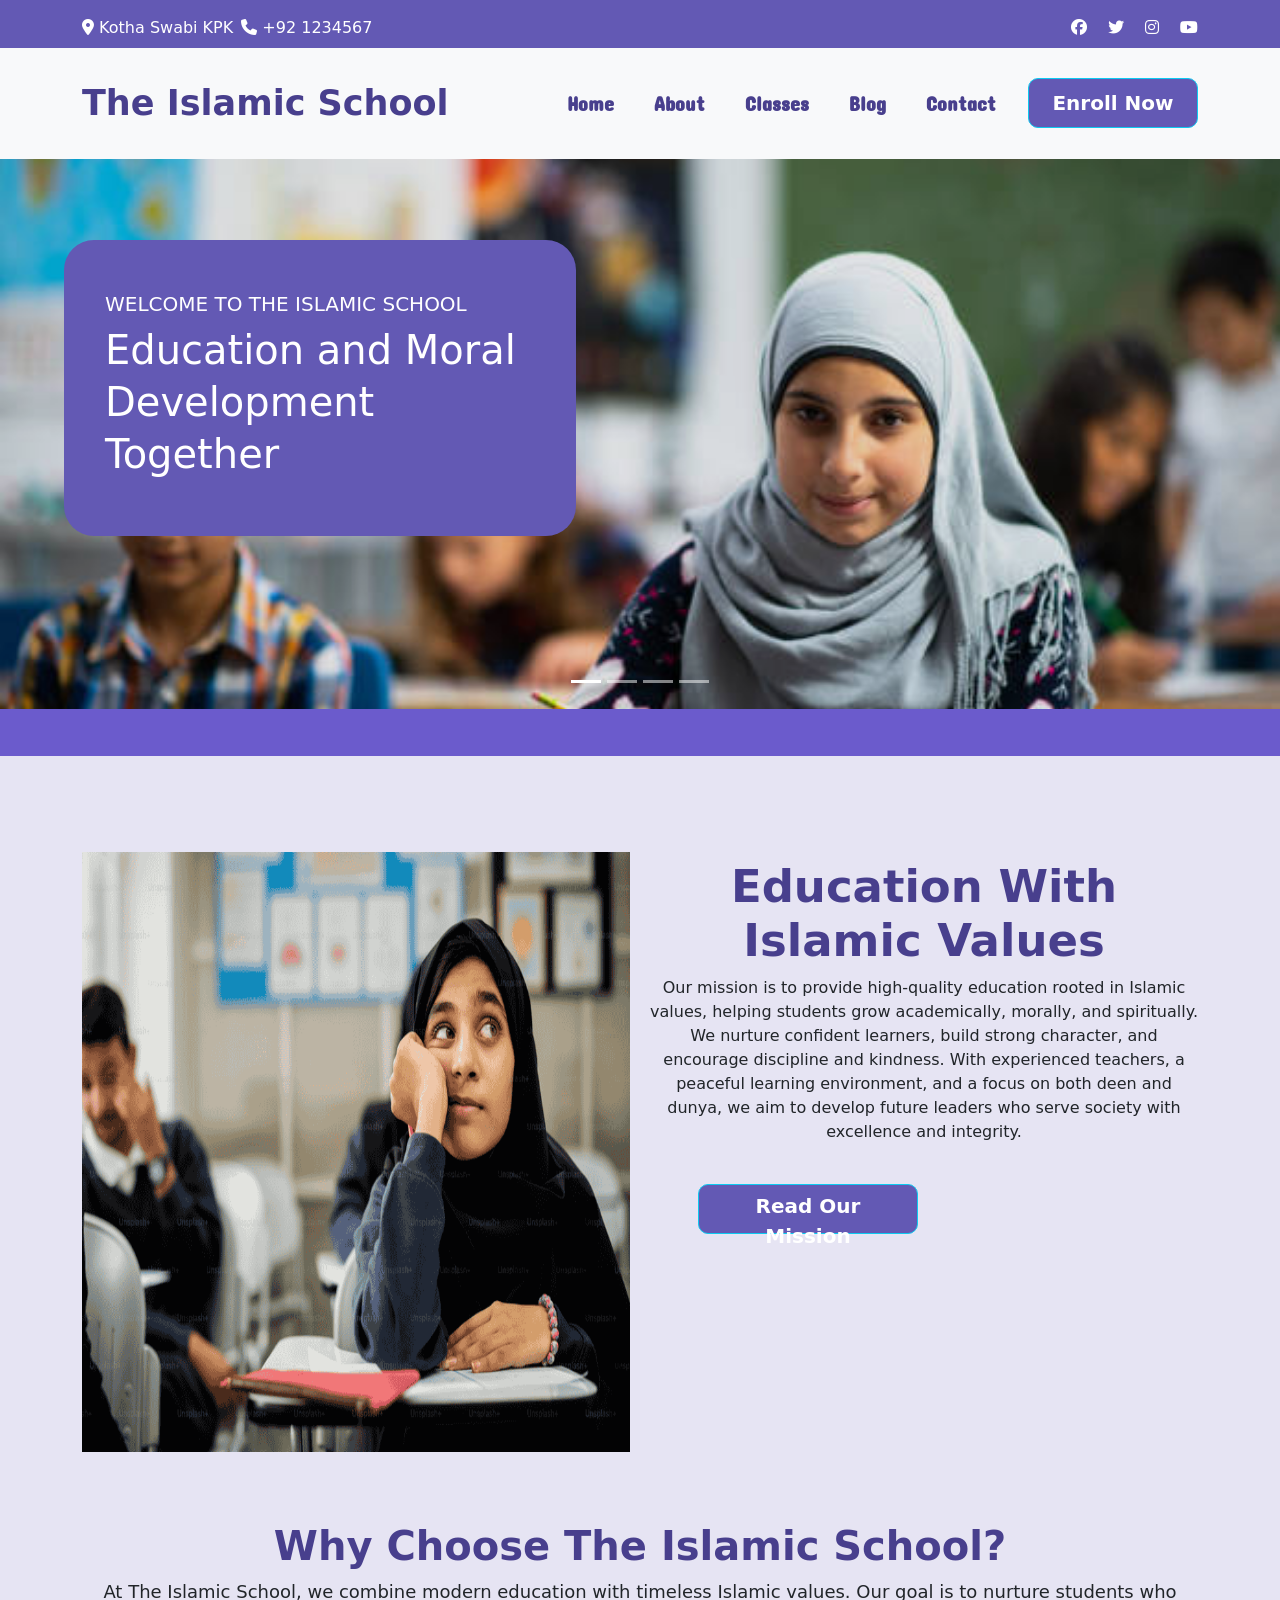
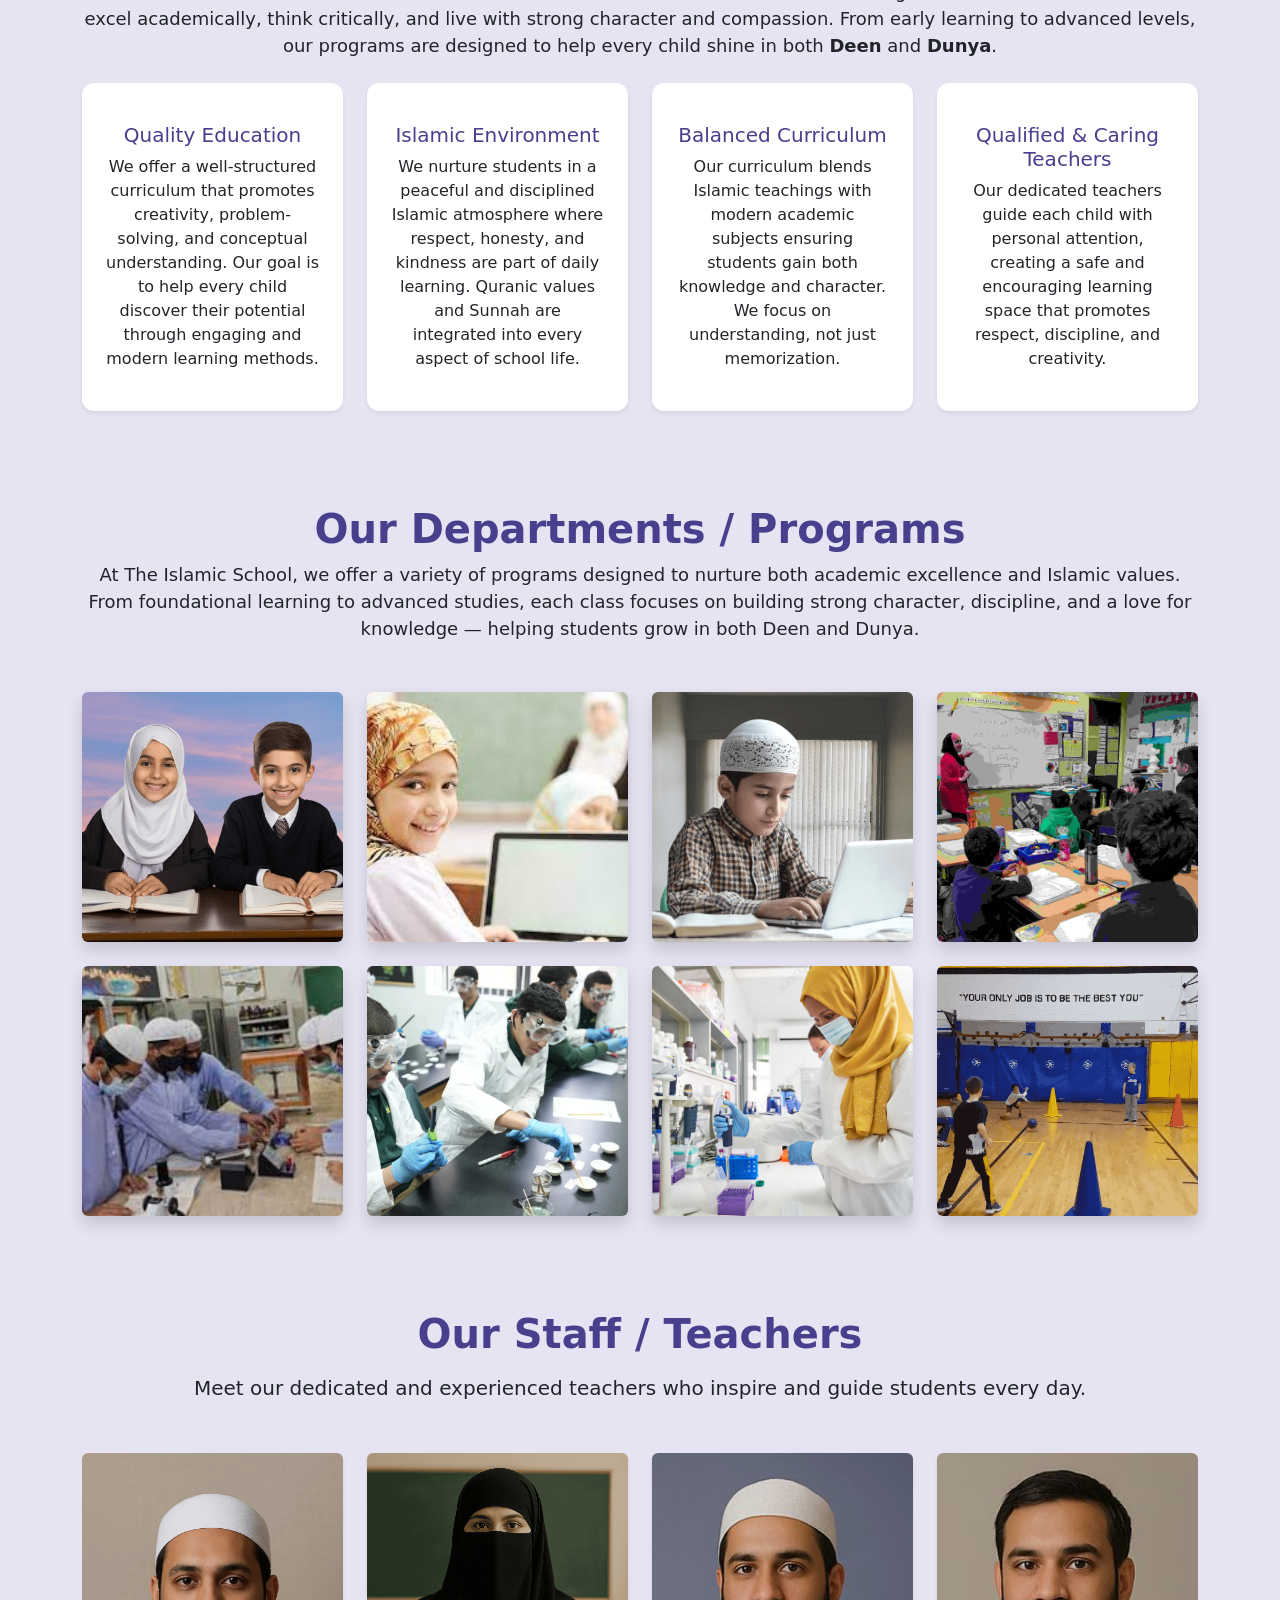
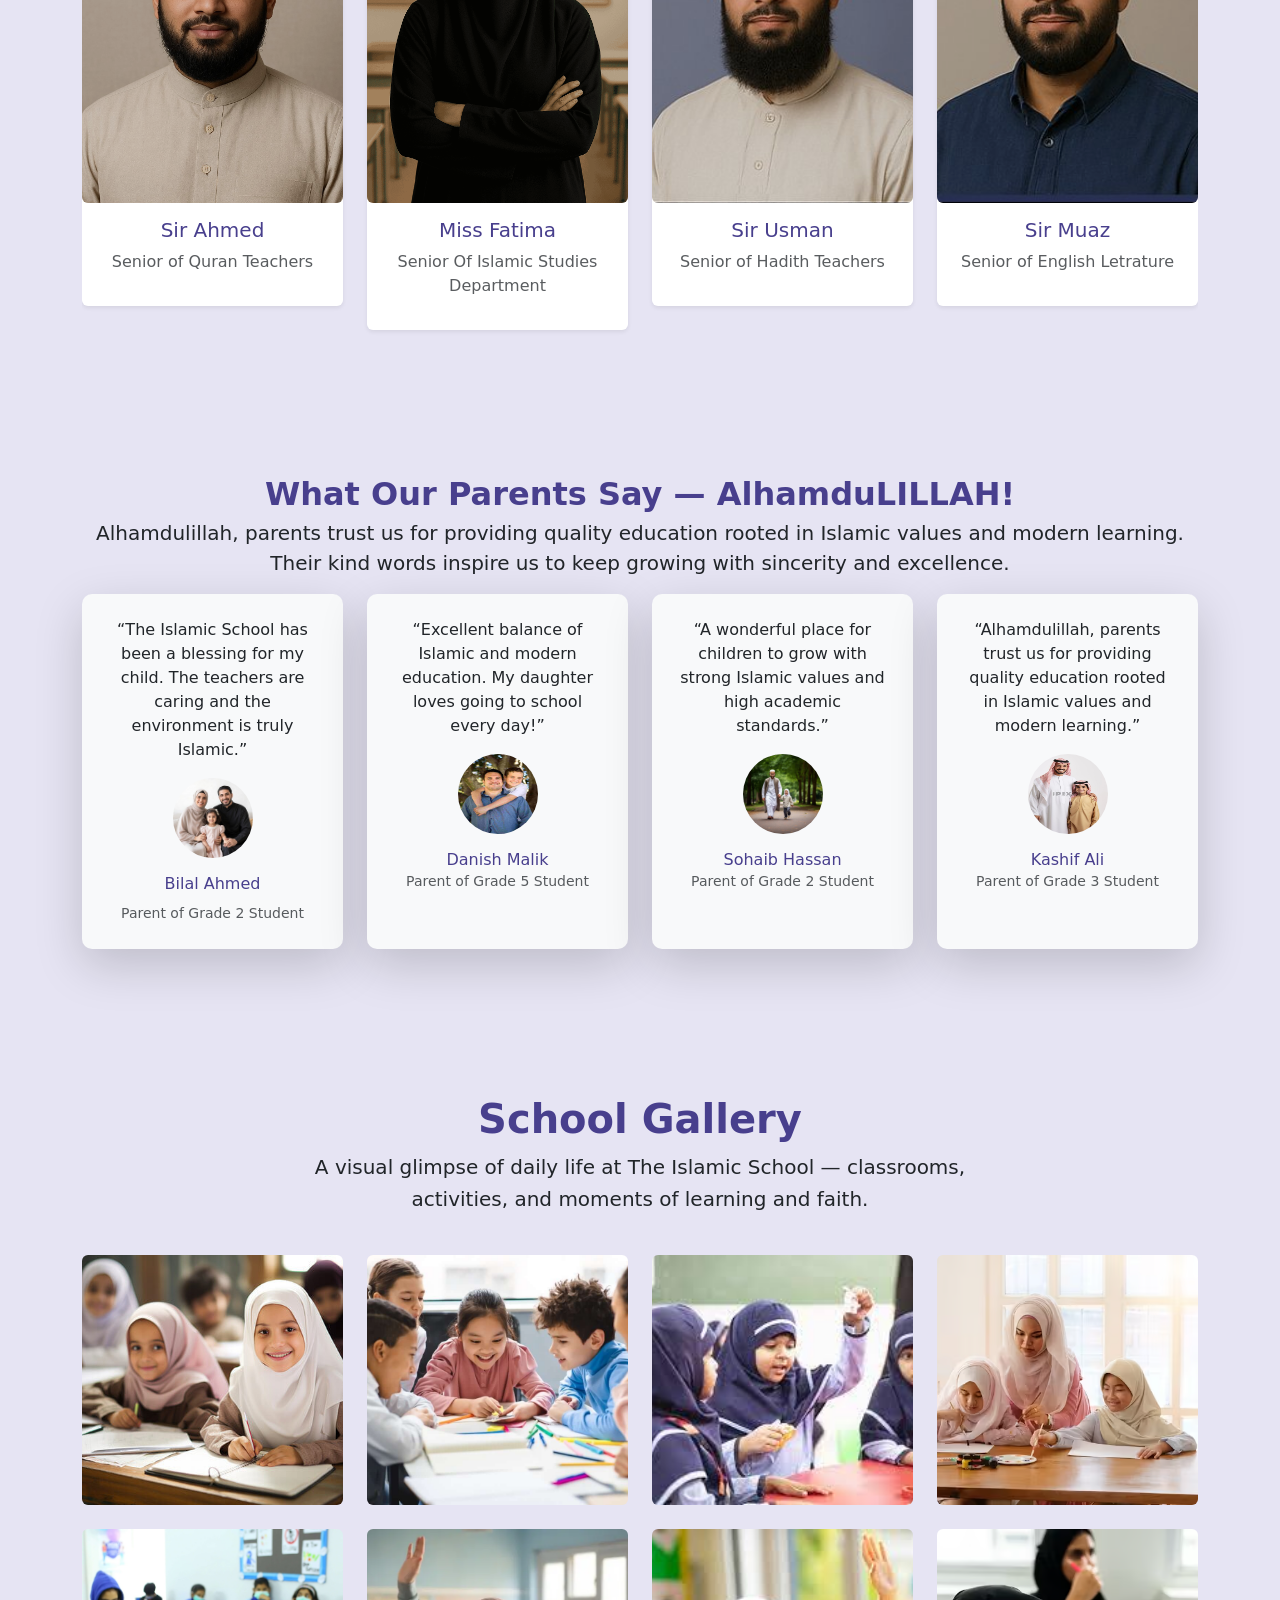
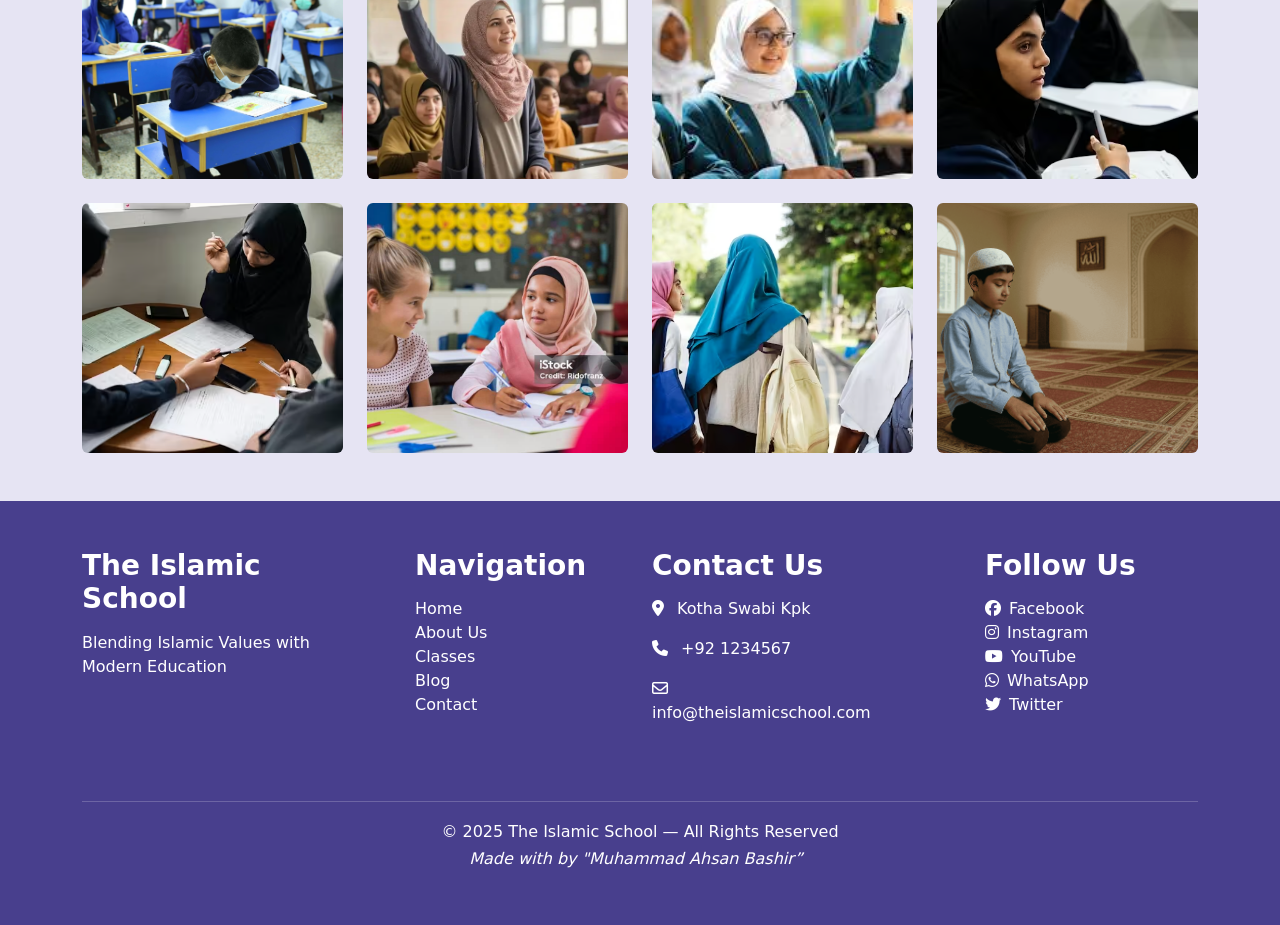
<file: index.html>
<!DOCTYPE html>
<html lang="en">
<head>
    <meta charset="UTF-8">
    <meta name="viewport" content="width=device-width, initial-scale=1.0">
    <title>The Islamic School</title>
    <link href="https://fonts.googleapis.com/css2?family=Amiri:wght@700&family=Concert+One&display=swap" rel="stylesheet">

     <link rel="stylesheet" href="https://cdnjs.cloudflare.com/ajax/libs/font-awesome/6.5.0/css/all.min.css">

    <link href="https://cdn.jsdelivr.net/npm/bootstrap@5.0.2/dist/css/bootstrap.min.css" rel="stylesheet" integrity="sha384-EVSTQN3/azprG1Anm3QDgpJLIm9Nao0Yz1ztcQTwFspd3yD65VohhpuuCOmLASjC" crossorigin="anonymous">
    <link rel="stylesheet" href="assets/css/style.css">
</head>
<body>  
      <!-- Topbar Start -->
    <div class="topbar expand-lg bg-info py-3"> 
        <div class="container d-flex justify-content-between align-items-start text-white ">
         
         <div class="d-flex justify-content-between gap-2 align-items-start">
            <p>  <i class="fa-solid fa-location-dot"></i>
          <a 
  class="text-white text-decoration-none" 
  href="https://www.google.com/maps?q=kotha+swabi+kpk+pakistan" 
  target="_blank">Kotha Swabi KPK
</a></p>
<p>
    <i class="fa-solid fa-phone "></i>
    <a href="tel:+923001234567" class="text-white text-decoration-none">
      +92 1234567
    </a>
  </p>
        </div>
      
        <div>
        <a class="text-white me-3 " href="#"><i class="fa-brands fa-facebook"></i></a>
        <a class="text-white me-3" href="#"><i class="fa-brands fa-twitter"></i></a>
        <a class="text-white me-3" href="#"><i class="fa-brands fa-instagram"></i></a>
        <a class="text-white " href="#"><i class="fa-brands fa-youtube"></i></a>
      </div>
     </div>
     </div>
   
    <!-- Topbar End -->
    
   <!-- Navbar START -->
    <nav class="navbar navbar-expand-lg navbar-light bg-light py-4">
  <div class="container">
    <a class="navbar-brand text-nowrap" href="#">The Islamic School</a>
    <button class="navbar-toggler navbar-toggler-icon-white"
 type="button" data-bs-toggle="collapse" data-bs-target="#navbarNav" aria-controls="navbarNav" aria-expanded="false" aria-label="Toggle navigation">
      <span class="navbar-toggler-icon"></span>
    </button>
    <div class="collapse navbar-collapse" id="navbarNav">
      <ul class="navbar-nav ms-auto align-items-center gap-lg-4">
        <li class="nav-item">
          <a class="nav-link " aria-current="page" href="index.html">Home</a>
        </li>
        <li class="nav-item">
          <a class="nav-link" href="about.html">About</a>
        </li>
         <li class="nav-item">
          <a class="nav-link" href="classes.html">Classes</a>
        <li class="nav-item">
          <a class="nav-link" href="blog.html">Blog</a>
        </li>
        <li class="nav-item">
          <a class="nav-link" href="contact.html">Contact</a>
        </li>
       <li class="nav-item">
  <button type="button" class="btn btn-info enroll-btn" onclick="window.location.href='admission.html'">
    Enroll Now
  </button>
</li>

      </ul>
    </div>
  </div>
</nav>
 <!-- NAv End -->


  <!-- START HERO SECTION -->

  <section class="hero expand-lg py-5">

   <div id="carouselExampleIndicators" class="carousel slide" data-bs-ride="carousel">
  <div class="carousel-indicators">
    <button type="button" data-bs-target="#carouselExampleIndicators" data-bs-slide-to="0" class="active" aria-current="true" aria-label="Slide 1"></button>
    <button type="button" data-bs-target="#carouselExampleIndicators" data-bs-slide-to="1" aria-label="Slide 2"></button>
    <button type="button" data-bs-target="#carouselExampleIndicators" data-bs-slide-to="2" aria-label="Slide 3"></button>
     <button type="button" data-bs-target="#carouselExampleIndicators" data-bs-slide-to="3" aria-label="Slide 4"></button>
  </div>
  <div class="carousel-inner">
    <div class="carousel-item active data-bs-interval=4000">
      <img src="assets/images/banners/istockphoto-1204702618-612x612.jpg" class="d-block w-100" alt="...">
    </div>
    <div class="carousel-item">
      <img src="assets/images/banners/11khan.jpg" class="d-block w-100" alt="...">
    </div>
    <div class="carousel-item">
      <img src="assets/images/banners/premium_photo-1726761617874-2da9bc40a89e.avif" class="d-block w-100" alt="...">
    </div>
     <div class="carousel-item">
      <img src="assets/images/banners/istockphoto-1463898431-612x612.jpg" class="d-block w-100" alt="...">
    </div>
  </div>

</div>

<div class="container">
  <div class="text  expand-lg py-5  ">
   <h5 class="head pt-1 fw-900 px-3">WELCOME TO THE ISLAMIC SCHOOL</h5>
  <h1 class="parag fw-900 px-3 ">Education and Moral Development Together</h1>
 
</div>
</div>
  
  <div class="news-ticker">
  <div class="ticker-content">
    <span>New Website has been launched! </span>
    <span>Admission will be open on 1st March </span>
    <span>Admission will be open on 1st March </span>
  </div>
</div>
 </section>

 <intro-section class="introsection expand-lg py-5 ">
       <div class="container d-flex justify-content-between align-items-center mt-5">
        <div class="picture expand-lg py-5 ">
            </div>
        <div class="our-mission expand-lg"> 
          <h2 class="heading pt-2 px-4 fw-900 text-center" >Education With Islamic Values</h2>
          <p class="text-center text-dark ">Our mission is to provide high-quality education rooted in Islamic values, helping students grow academically, morally, and spiritually. We nurture confident learners, build strong character, and encourage discipline and kindness. With experienced teachers, a peaceful learning environment, and a focus on both deen and dunya, we aim to develop future leaders who serve society with excellence and integrity.</p>

            <button   type="button " class="btn btn-info our-mission-btn btn mt-4 mx-5  ">Read Our Mission</button>
       </div>

       </div>
      </intro-section>
       
      <feature class="feature expand-lg py-5">
        <div class="container">
          <h2 class="feature-title fw-bold text-center">Why Choose The Islamic School?</h2>
         <p class="feature-desc text-center text-dark">
         At The Islamic School, we combine modern education with timeless Islamic values. 
      Our goal is to nurture students who excel academically, think critically, and live 
      with strong character and compassion. From early learning to advanced levels, 
      our programs are designed to help every child shine in both <strong>Deen</strong> and <strong>Dunya</strong>.
         </p>
         <div class="feature-card">
          <div class="row mt-4">
  <div class="col-md-6 col-sm-6 col-lg-3 mb-4">
    <div class="feature-box box-1 p-4 shadow-sm">
      <i class="bi bi-book fs-1 text-primary"></i>
      <h5 class="mt-3 text-center hd">Quality Education</h5>
      <p class="text-center text-dark"> We offer a well-structured curriculum that promotes creativity, problem-solving, 
      and conceptual understanding. Our goal is to help every child discover their potential 
      through engaging and modern learning methods.</p>
    </div>
  </div>

  <div class="col-md-6 col-sm-6 mb-4 col-lg-3 ">
    <div class="feature-box box-2 p-4 shadow-sm">
      <i class="bi bi-moon-stars fs-1 text-primary"></i>
      <h5 class="mt-3 text-center hd">Islamic Environment</h5>
      <p class=" text-center text-dark"> We nurture students in a peaceful and disciplined Islamic atmosphere 
      where respect, honesty, and kindness are part of daily learning. 
      Quranic values and Sunnah are integrated into every aspect of school life.</p>
    </div>
  </div>

     <div class="col-md-6 col-sm-6 mb-4 col-lg-3 ">
    <div class="feature-box box-3 p-4 shadow-sm">
      <i class="bi bi-book fs-1 text-primary"></i>
      <h5 class="mt-3 text-center hd">Balanced Curriculum</h5>
      <p class="text-center  text-dark"> Our curriculum blends Islamic teachings with modern academic subjects
          ensuring students gain both knowledge and character. 
          We focus on understanding, not just memorization.</p>
    </div>
  </div>

  <div class="col-md-6 col-sm-6 mb-4 col-lg-3 ">
    <div class="feature-box box-4 p-4 shadow-sm">
      <i class="bi bi-moon-stars fs-1 text-primary"></i>
      <h5 class="mt-3  text-center hd">Qualified & Caring Teachers</h5>
      <p class=" text-center text-dark"> Our dedicated teachers guide each child with personal attention, 
          creating a safe and encouraging learning space that promotes respect, 
          discipline, and creativity.</p>
    </div>
  </div>
</div>

         </div>
         </div>
      </feature>




      <department-section class="department expand-lg py-5">
        <div class="container mt-5">
          <div class="department-title fw-900 text-center"><h2>Our Departments / Programs</h2></div>
          <div class="department-desc text-center text-dark">
            <p>At The Islamic School, we offer a variety of programs designed to nurture both academic excellence and Islamic values. From foundational learning to advanced studies, each class focuses on building strong character, discipline, and a love for knowledge — helping students grow in both Deen and Dunya.</p>
          </div>

        <div class="department-card">
          <div class="row ">
            <div class="col-md-6 col-sm-6 mb-4 col-lg-3">
              <div class="image">
              <img src="assets/images/intro-section/image-00.png" class="img-fluid rounded shadow" alt="">
            </div>
            </div>
            

         
           <div class="col-md-6 col-sm-6 mb-4 col-lg-3">
              <div class="image">
              <img src="assets/images/gallery/images (8).jpg" class="img-fluid rounded shadow" alt="">
            </div>
            </div>
             <div class="col-md-6 col-sm-6 mb-4 col-lg-3">
               <div class="image">
              <img src="assets/images/intro-section/khannn.png" class="img-fluid rounded shadow" alt="">
            </div>
            </div>

              <div class="col-md-6 col-sm-6 mb-4 col-lg-3">
              <div class="image">
              <img src="assets/images/intro-section/kids.jpg" class="img-fluid rounded shadow" alt="">
            </div>
            </div>

          </div>
         
        


         
          <div class="row">
            <div class="col-md-6 col-sm-6 mb-4 col-lg-3">
              <div class="image">
              <img src="assets/images/gallery/images (11).jpg" class="img-fluid rounded shadow" alt="">
            </div>
            </div>
            
           <div class="col-md-6 col-sm-6 mb-4 col-lg-3">
              <div class="image">
              <img src="assets/images/intro-section/lab-boys.webp" class="img-fluid rounded shadow" alt="">
            </div>
            </div>

             <div class="col-md-6 col-sm-6 mb-4 col-lg-3">
               <div class="image">
              <img src="assets/images/intro-section/lab-girls.jpg" class="img-fluid rounded shadow" alt="">
            </div>
            </div>

              <div class="col-md-6 col-sm-6 mb-4 col-lg-3">
              <div class="image">
              <img src="assets/images/intro-section/strike ball.png" class="img-fluid rounded shadow" alt="">
            </div>
            </div>

          </div>
          </div>
          </div>

      </department-section>



    <teacher-section class="teachers-section py-5 bg-light">
  <div class="container text-center">
    <h2 class=" teacher-title fw-bold mb- fs-1">Our Staff / Teachers</h2>
      <p class=" teacher-desc text-center fw-500 fs-5 text-dark">Meet our dedicated and experienced teachers who inspire and guide students every day.</p>
    <div id="teacherCarousel" class="carousel slide carousel-fade" data-bs-ride="carousel" data-bs-interval="3000">
      
    
     

      <div class="carousel-inner">

       
        <div class="carousel-item active">
          <div class="row justify-content-center">
            
            <div class="col-md-6 col-sm-6 col-lg-3 mb-4">
              <div class="card border-0 shadow-sm">
                <img src="assets/images/teachers/teacher-1_compressed.jpg" class="card-img-top rounded" alt="Teacher 1">
                <div class="card-body">
                  <h5 class="card-title">Sir Ahmed</h5>
                  <p class="text-muted"> Senior of Quran Teachers</p>
                </div>
              </div>
            </div>

            <div class="col-md-6 col-sm-6 col-lg-3 mb-4">
              <div class="card border-0 shadow-sm">
                <img src="assets/images/teachers/maths (1) (1).png" class="card-img-top rounded" alt="Teacher 2">
                <div class="card-body">
                  <h5 class="card-title">Miss Fatima</h5>
                  <p class="text-muted">Senior Of Islamic Studies Department</p>
                </div>
              </div>
            </div>

            <div class="col-md-6 col-sm-6 col-lg-3 mb-4">
              <div class="card border-0 shadow-sm">
                <img src="assets/images/teachers/teacher-2_compressed.jpg" class="card-img-top rounded" alt="Teacher 3">
                <div class="card-body">
                  <h5 class="card-title">Sir Usman</h5>
                  <p class="text-muted"> Senior of Hadith Teachers</p>
                </div>
              </div>
            </div>

             <div class="col-md-6 col-sm-6 col-lg-3 mb-4">
              <div class="card border-0 shadow-sm">
                <img src="assets/images/teachers/teacher-5_compressed.jpg" class="card-img-top rounded" alt="Teacher 4">
                <div class="card-body">
                  <h5 class="card-title">Sir Muaz</h5>
                  <p class="text-muted">Senior of English Letrature</p>
                </div>
              </div>
            </div>
          </div>
        </div>

        
        <div class="carousel-item">
          <div class="row justify-content-center">
            
            <div class="col-md-6 col-sm-6 col-lg-3 mb-4">
              <div class="card border-0 shadow-sm">
                <img src="assets/images/teachers/maths (1) (1).png" class="card-img-top rounded" alt="Teacher 5">
                <div class="card-body">
                  <h5 class="card-title">Miss Ayesha</h5>
                  <p class="text-muted">Senior of Science Department</p>
                </div>
              </div>
            </div>

             <div class="col-md-6 col-sm-6 col-lg-3 mb-4">
              <div class="card border-0 shadow-sm">
                <img src="assets/images/teachers/teacher-1_compressed.jpg" class="card-img-top rounded" alt="Teacher 6">
                <div class="card-body">
                  <h5 class="card-title">Sir Yaseen</h5>
                  <p class="text-muted">Senior Teacher of Tafseer</p>
                </div>
              </div>
            </div>

            <div class="col-md-6 col-sm-6 col-lg-3 mb-4">
              <div class="card border-0 shadow-sm">
                <img src="assets/images/teachers/row-2-column-11.png" class="card-img-top rounded" alt="Teacher 7">
                <div class="card-body">
                  <h5 class="card-title">Sir Salman</h5>
                  <p class="text-muted">Senior of Maths Teachers</p>
                </div>
              </div>
            </div>

             <div class="col-md-6 col-sm-6 col-lg-3 mb-4">
              <div class="card border-0 shadow-sm">
                <img src="assets/images/teachers/phy-ins.jpg" class="card-img-top rounded" alt="Teacher 8">
                <div class="card-body">
                  <h5 class="card-title">Sir Danyal</h5>
                  <p class="text-muted">Physical training Instractor</p>
                </div>
              </div>
            </div>

          </div>
        </div>
      </div>

    </div>
  </div>
</teacher-section>

 <section class="testimonials expand-lg py-5">
  <div class="container mt-5  text-center">
    <div class="testimonials-title fs-2 fw-900 fw-bold  text-center">What Our Parents Say — AlhamduLILLAH!</div>
        <div class="testimonials-desc">
          <p class="fs-5  text-center text-dark">Alhamdulillah, parents trust us for providing quality education rooted in Islamic values and modern learning. Their kind words inspire us to keep growing with sincerity and excellence.</p>
        </div>

        <div class="testimonials-cards">
          <div class="row g-4">
            <div class="col-12 col-sm-6 col-md-6 col-lg-3">
              <div class="cardp shadow-lg p-4 h-100 bg-light">
                 <i class="bi bi-moon-stars fs-1 text-primary"></i>

                <p text-muted>“The Islamic School has been a blessing for my child. The teachers are caring and the environment is truly Islamic.”</p>
                <div class="">
                  <img src="assets/images/parents/grade-1.jpg" class="rounded-circle" alt="grade-1" width="80px" height="80px">
                   <h6 class="mb- mt-3">Bilal Ahmed</h6>
              <small class="text-muted">Parent of Grade 2 Student</small>
                </div>

              </div>
              </div>

                <div class="col-12 col-sm-6 col-md-6 col-lg-3">
              <div class="cardp shadow-lg p-4 h-100 bg-light">
               <i class="bi bi-book fs-1 text-primary"></i>
               <p >“Excellent balance of Islamic and modern education. My daughter loves going to school every day!”</p>
                <div class="">
                  <img src="assets/images/parents/grade-5.jpg" class="rounded-circle" alt="grade-1" width="80px" height="80px">
                   <h6 class="mb-0 mt-3">Danish Malik</h6>
              <small class="text-muted">Parent of Grade 5 Student</small>
                </div>

              </div>
            </div>

              <div class="col-12 col-sm-6 col-md-6 col-lg-3">
              <div class="cardp shadow-lg p-4 h-100 bg-light">
                  <i class="bi bi-book fs-1 text-dark"></i>
                <p>“A wonderful place for children to grow with strong Islamic values and high academic standards.”</p>
                <div class="">
                  <img src="assets/images/parents/grade-2.webp" class="rounded-circle" alt="grade-1" width="80px" height="80px">
                   <h6 class="mb-0 mt-3">Sohaib Hassan</h6>
              <small class="text-muted">Parent of Grade 2 Student</small>
                </div>

              </div>
              </div>


              <div class="col-12 col-md-6 col-sm-6  col-lg-3 ">
                <div class="cardp shadow-lg p-4 h-100 bg-light">
                <i class="bi bi-book fs-1 text-primary"></i>
                <p >“Alhamdulillah, parents trust us for providing quality education rooted in Islamic values and modern learning.”</p>
                <div class="">
                  <img src="assets/images/parents/grade-3.jpg" class="rounded-circle" alt="grade-1" width="80px" height="80px">
                   <h6 class="mb-0 mt-3">Kashif Ali</h6>
              <small class="text-muted">Parent of Grade 3 Student</small>
                </div>

              </div>
              </div>

              </div>
              </div>

 </section>

      <section class="gallery expand-lg py-5 text-center">
        <div class="container">
          <div>
            <h2  class="gallery-title fs-1 fw-900 fw-bold">School Gallery</h2></div>
          <div class="gallery-desc fw-500 fs-5 ">
            <p>A visual glimpse of daily life at The Islamic School — classrooms, activities, and moments of learning and faith.</p>
          </div>
        

        <div class="gallery-cards ">
          <div class="row">
            <div class="col-12 col-sm-6 col-md-6 col-lg-3">
              <div class="image">
               <img src="assets/images/gallery/image-13.jpg" class="img-fluid rounded" alt="" height="250px">
              </div>
             </div>
           


             <div class="col-12 col-sm-6 col-md-6 col-lg-3">
              <div class="image">
               <img src="assets/images/gallery/image-16.jpg" class="img-fluid rounded" alt="" height="250px">
              </div>
             </div>


             <div class="col-12 col-sm-6 col-md-6 col-lg-3">
              <div class="image">
              <img src="assets/images/gallery/image-4.jpg" class="img-fluid rounded" alt="" height="250px">
              </div>
             </div>

              <div class="col-12 col-sm-6 col-md-6 col-lg-3">
              <div class="image">
              <img src="assets/images/gallery/image-6.avif" class="img-fluid rounded" alt="" height="250px">
              </div>
             </div>

          </div>


          <div class="row mt-4">
            <div class="col-12 col-sm-6 col-md-6 col-lg-3">
              <div class="image">
               <img src="assets/images/gallery/image-122 (2).jpg" class="img-fluid rounded" alt="" height="250px">
              </div>
             </div>
           


             <div class="col-12 col-sm-6 col-md-6 col-lg-3">
              <div class="image">
               <img src="assets/images/gallery/image-14.webp" class="img-fluid rounded" alt="" height="250px">
              </div>
             </div>


             <div class="col-12 col-sm-6 col-md-6 col-lg-3">
              <div class="image">
              <img src="assets/images/gallery/images (4).jpg" class="img-fluid rounded" alt="" height="250px">
              </div>
             </div>

              <div class="col-12 col-sm-6 col-md-6 col-lg-3">
              <div class="image">
              <img src="assets/images/gallery/image-22.avif" class="img-fluid rounded" alt="" height="250px">
              </div>
             </div>

          </div>

          <div class="row mt-4">
            <div class="col-12 col-sm-6 col-md-6 col-lg-3">
              <div class="image">
               <img src="assets/images/gallery/image-66.avif" class="img-fluid rounded" alt="" height="250px">
              </div>
             </div>
           


             <div class="col-12 col-sm-6 col-md-6 col-lg-3">
              <div class="image">
               <img src="assets/images/gallery/istockphoto-950609474-1024x1024.jpg" class="img-fluid rounded" alt="" height="250px">
              </div>
             </div>


             <div class="col-12 col-sm-6 col-md-6 col-lg-3">
              <div class="image">
              <img src="assets/images/gallery/image-77.avif" class="img-fluid rounded" alt="" height="250px">
              </div>
             </div>

              <div class="col-12 col-sm-6 col-md-6 col-lg-3">
              <div class="image">
              <img src="assets/images/intro-section/islamic.png" class="img-fluid rounded" alt="" height="250px">
              </div>
             </div>

          </div>

        </div>
        </div>
 </section>


 <section class="footer py-5">
  <div class="container">

    <div class="row">
      <div class="col-12 col-sm-6 col-md-6 col-lg-3">
        <div class="1st text-white">
        <div class="logo"><h3>The Islamic School</h3></div>
        <div class="tagline"><p>Blending Islamic Values with Modern Education</p></div>
        </div>
      </div>

       <div class="col-12 col-sm-6 col-md-6 col-lg-3">
        <div class="2nd">
          <div class="Quick-links px-5">
            <h3>Navigation</h3>
            <ul class="list-unstyled">
              <li ><a class="text-decoration-none text-white" href="index.html">Home</a></li>
              <li ><a class="text-decoration-none text-white" href="about.html">About Us</a></li>
              <li ><a class="text-decoration-none text-white" href="classes.html">Classes</a></li>
              <li ><a class="text-decoration-none text-white" href="blog.html">Blog</a></li>
              <li ><a class="text-decoration-none text-white" href="contact.html">Contact</a></li>
            </ul>

          </div>
        </div>
       </div>

       <div class="col-12 col-sm-6 col-md-6 col-lg-3">
        <div class="2nd">
        <div class="contact text-white">
  <h3>Contact Us</h3>

  <p class="me-3">
   
   <i class="fa-solid fa-location-dot"></i>
          <a 
  class="text-white text-decoration-none" 
  href="https://www.google.com/maps?q=kotha+swabi+kpk+pakistan" 
  target="_blank">Kotha Swabi Kpk
</a>
  </p>

  <p class="me-3">
    <i class="fa-solid fa-phone"></i>
    <a href="tel:+923001234567" class="text-white text-decoration-none">
      +92 1234567
    </a>
  </p>

  <p class="me-3">
    <i class="fa-regular fa-envelope"></i>
    <a href="mailto:info@theislamicschool.com" class="text-white text-decoration-none">
      info@theislamicschool.com
    </a>
  </p>
</div>

      </div>
      </div>
       <div class="col-12 col-sm-6 col-md-6 col-lg-3">
        <div class="4th">
          <div class="social-madia-links px-5">
            <h3>Follow Us</h3>
            <ul class="list-unstyled ">
              <li><a class="text-white me-3 text-decoration-none  " href="#"><i class="fa-brands fa-facebook"></i>Facebook</a></li>
              <li><a class="text-white me-3  text-decoration-none " href=""><i class="fa-brands fa-instagram"></i>Instagram</a></li>
              <li><a class="text-white me-3 text-decoration-none " href=""><i class="fa-brands fa-youtube"></i>YouTube</a></li>
              <li><a class="text-white me-3 text-decoration-none " href=""><i class="fa-brands fa-whatsapp"></i>WhatsApp</a></li>
              <li><a class="text-white text-decoration-none  " href="#"><i class="fa-brands fa-twitter"></i>Twitter</a></li>
            </ul>
            
          </div>
        </div>
       </div>
    </div>

    <div class="row">
      <div class="col-12 ">
        <div class="copy-right text-center text-white ">
          <h6>© 2025 The Islamic School — All Rights Reserved</h6>
          <h6> <i>Made with by "Muhammad Ahsan Bashir”</i></h6>
        </div>
      </div>
    </div>

  </div>

  <button id="scrollTopBtn"><i class="fa-solid fa-arrow-up"></i></button>

 </section>

 <script src="https://cdn.jsdelivr.net/npm/bootstrap@5.0.2/dist/js/bootstrap.bundle.min.js" integrity="sha384-MrcW6ZMFYlzcLA8Nl+NtUVF0sA7MsXsP1UyJoMp4YLEuNSfAP+JcXn/tWtIaxVXM" crossorigin="anonymous"></script>   

 <script>
  const scrollBtn = document.getElementById("scrollTopBtn");

  window.addEventListener("scroll", () => {
    if (window.scrollY > 300) {
      scrollBtn.style.display = "block";
    } else {
      scrollBtn.style.display = "none";
    }
  });

  scrollBtn.addEventListener("click", () => {
    window.scrollTo({
      top: 0,
      behavior: "smooth"
    });
  });



</script>


</body>
</html>
</file>
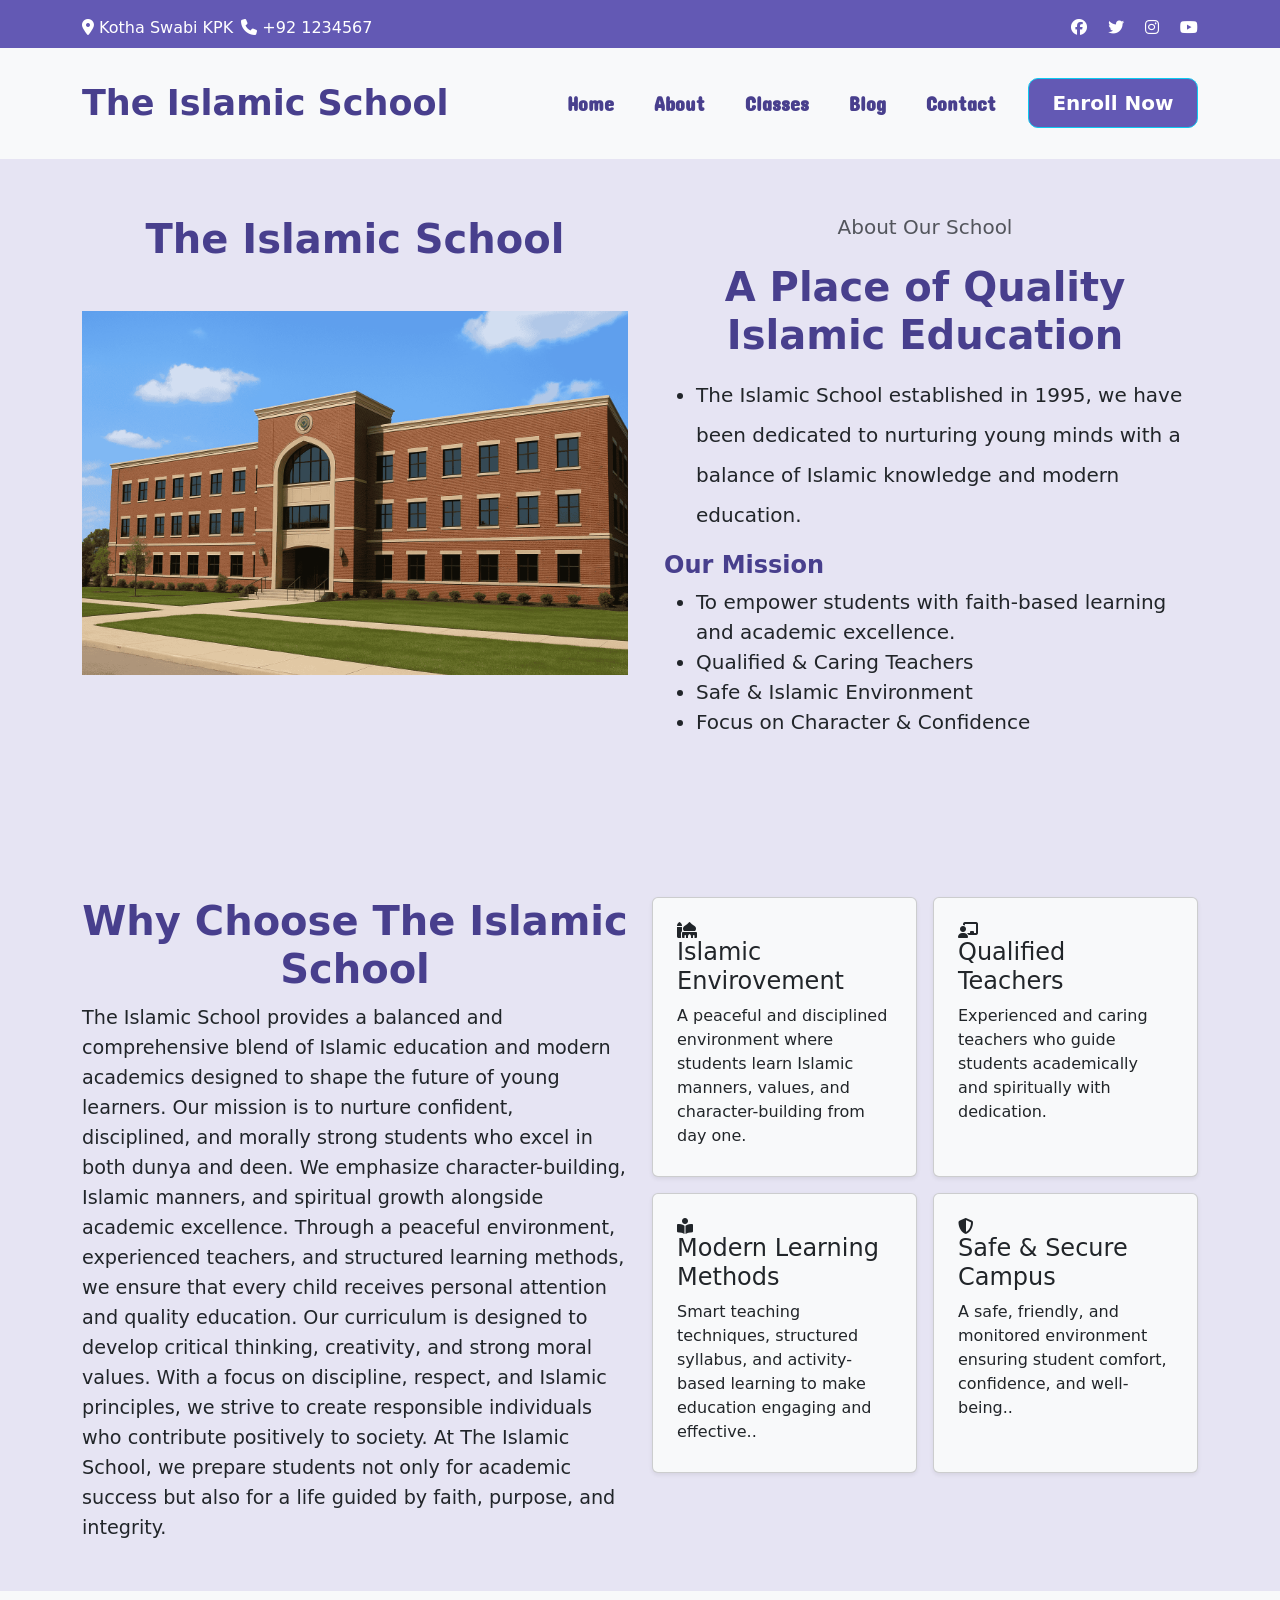
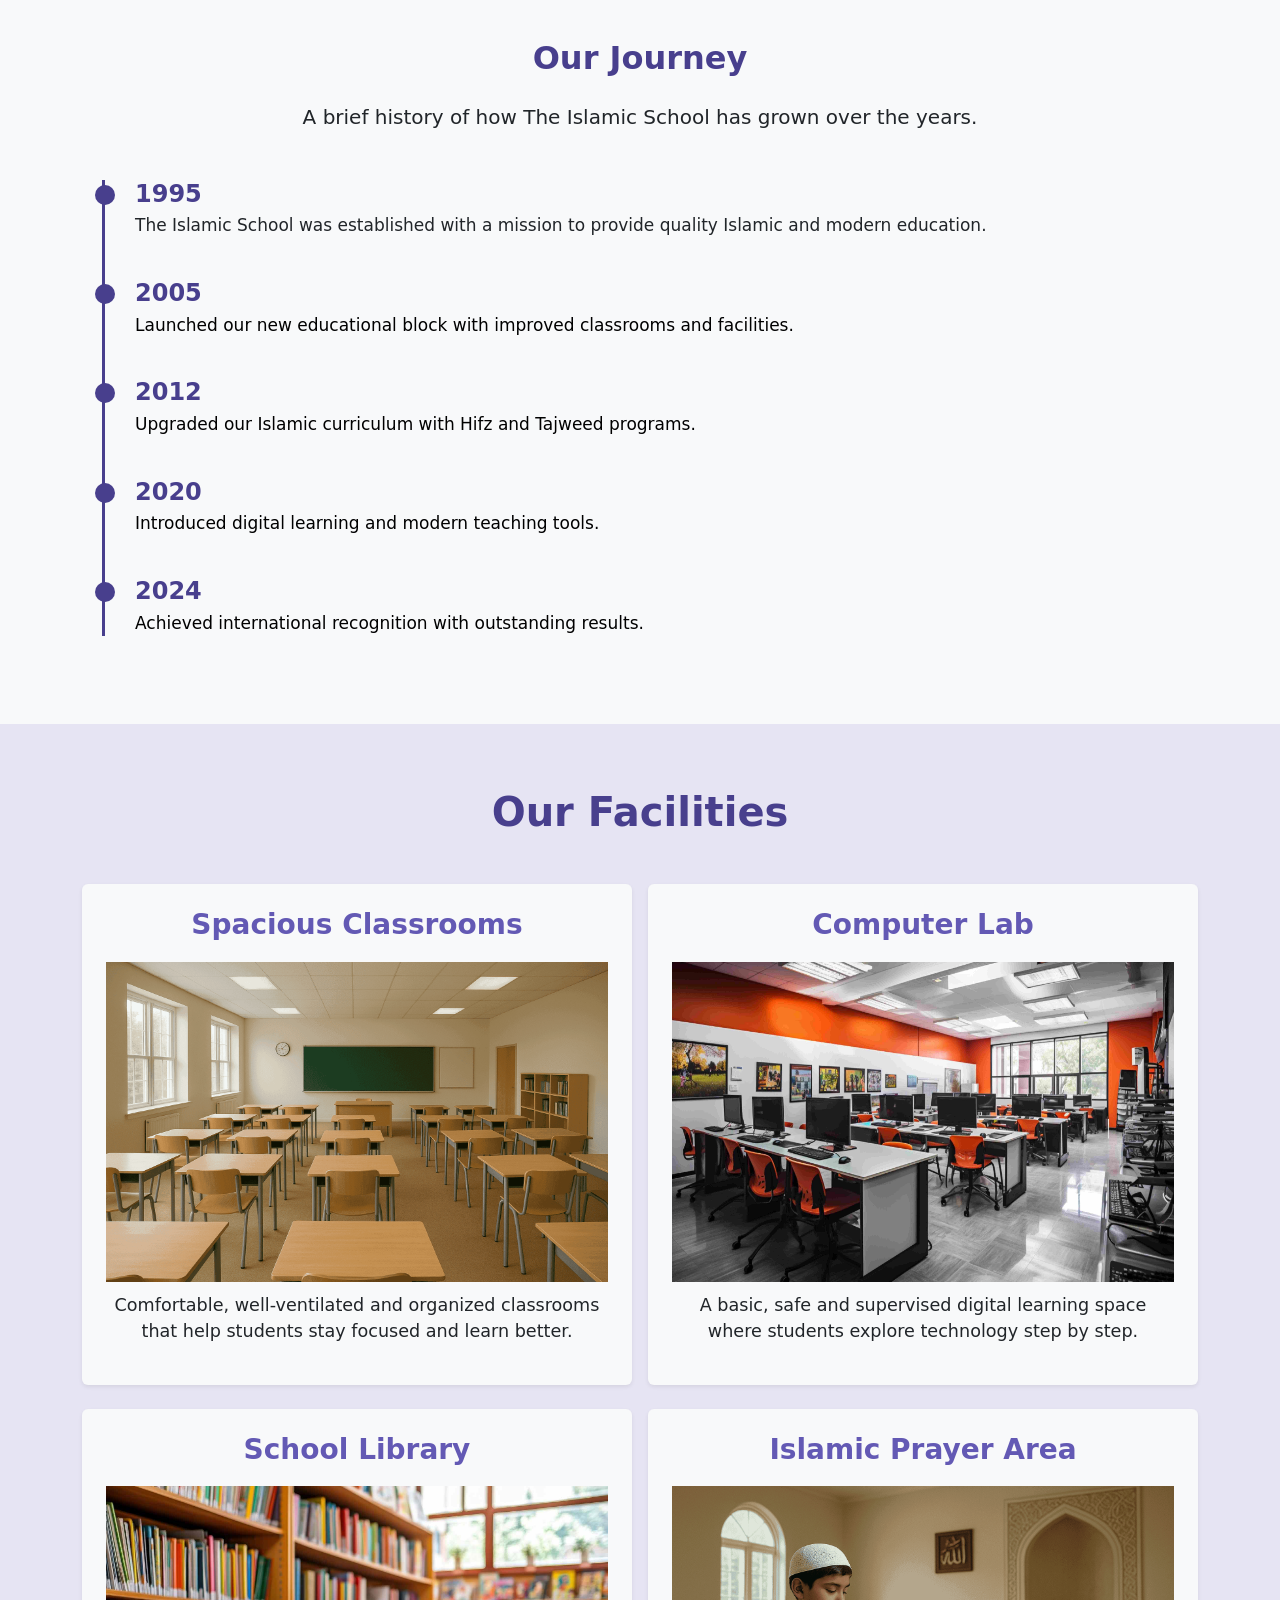
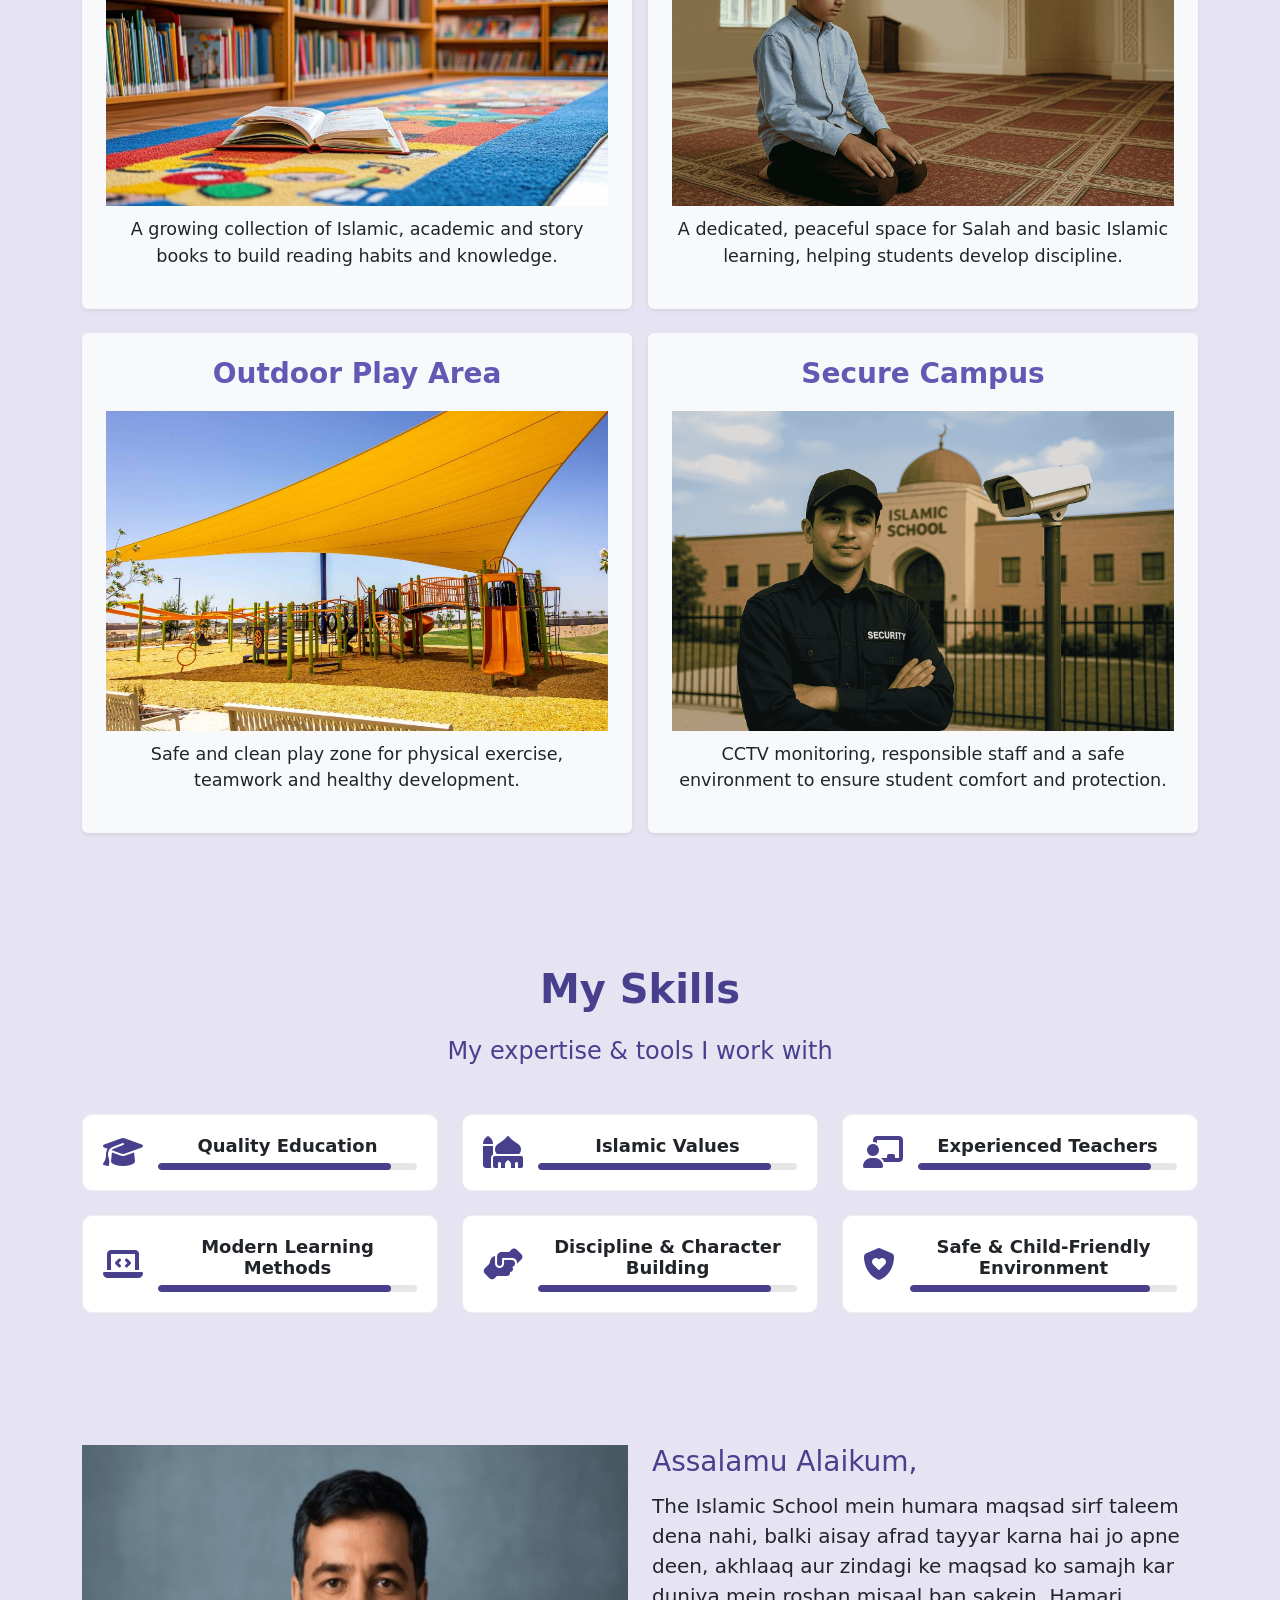
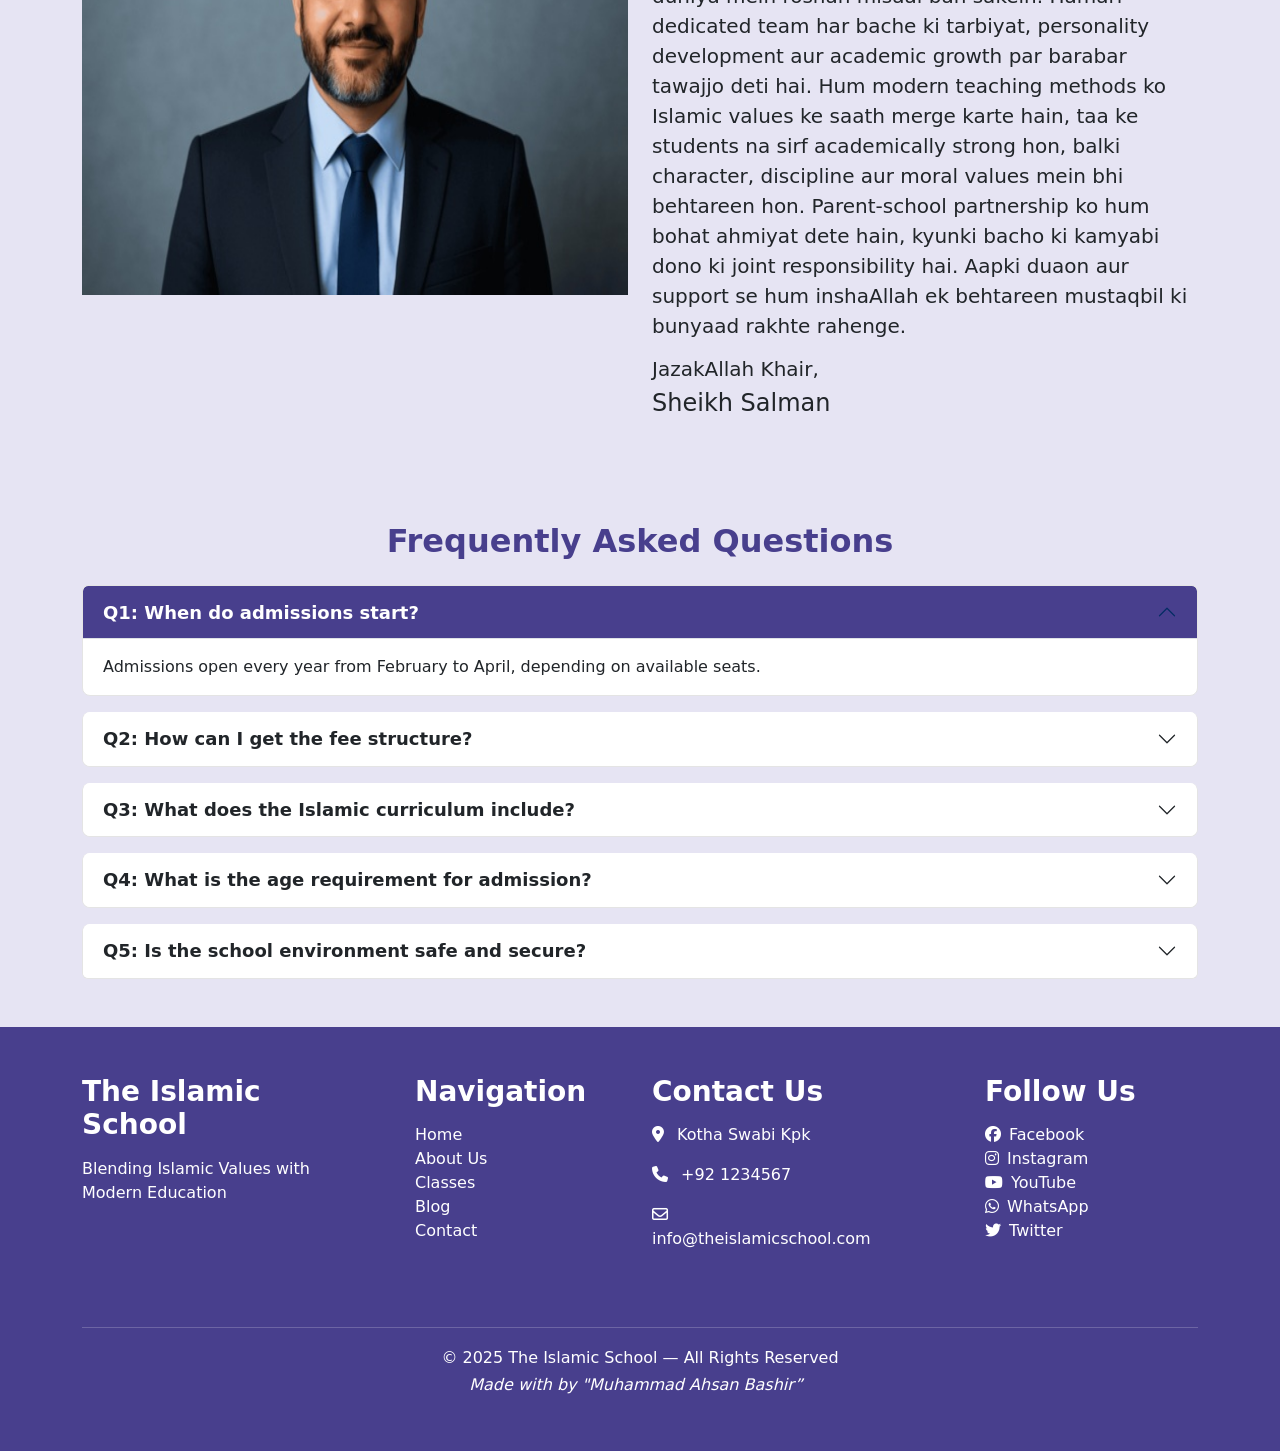
<file: about.html>
<!DOCTYPE html>
<html lang="en">
<head>
    <meta charset="UTF-8">
    <meta name="viewport" content="width=device-width, initial-scale=1.0">
    <title>The Islamic School</title>
    <link href="https://fonts.googleapis.com/css2?family=Amiri:wght@700&family=Concert+One&display=swap" rel="stylesheet">

     <link rel="stylesheet" href="https://cdnjs.cloudflare.com/ajax/libs/font-awesome/6.5.0/css/all.min.css">

    <link href="https://cdn.jsdelivr.net/npm/bootstrap@5.0.2/dist/css/bootstrap.min.css" rel="stylesheet" integrity="sha384-EVSTQN3/azprG1Anm3QDgpJLIm9Nao0Yz1ztcQTwFspd3yD65VohhpuuCOmLASjC" crossorigin="anonymous">
    <link rel="stylesheet" href="assets/css/style.css">
</head>
<body>
      <!-- Topbar Start -->
    <div class="topbar expand-lg bg-info py-3"> 
        <div class="container d-flex justify-content-between align-items-start text-white ">
         
         <div class="d-flex justify-content-between gap-2 align-items-start">
         
       <p><i class="fa-solid fa-location-dot"></i>
<a 
  class="text-white text-decoration-none" 
  href="https://www.google.com/maps?q=kotha+swabi+kpk+pakistan" 
  target="_blank"
>
  Kotha Swabi KPK
</a>
 </p>
  <p><i class="fa-solid fa-phone "></i>
    <a href="tel:+923001234567" class="text-white text-decoration-none">
      +92 1234567
    </a></p> 
  
        </div>
      
        <div>
        <a class="text-white me-3 " href="#"><i class="fa-brands fa-facebook"></i></a>
        <a class="text-white me-3" href="#"><i class="fa-brands fa-twitter"></i></a>
        <a class="text-white me-3" href="#"><i class="fa-brands fa-instagram"></i></a>
        <a class="text-white " href="#"><i class="fa-brands fa-youtube"></i></a>
      </div>
     </div>
     </div>
   
    <!-- Topbar End -->
    

  <!-- Navbar START -->
    <nav class="navbar navbar-expand-lg navbar-light bg-light py-4">
  <div class="container">
    <a class="navbar-brand text-nowrap" href="#">The Islamic School</a>
    <button class="navbar-toggler navbar-toggler-icon-white"
 type="button" data-bs-toggle="collapse" data-bs-target="#navbarNav" aria-controls="navbarNav" aria-expanded="false" aria-label="Toggle navigation">
      <span class="navbar-toggler-icon"></span>
    </button>
    <div class="collapse navbar-collapse" id="navbarNav">
      <ul class="navbar-nav ms-auto align-items-center gap-lg-4">
        <li class="nav-item">
          <a class="nav-link " aria-current="page" href="index.html">Home</a>
        </li>
        <li class="nav-item">
          <a class="nav-link" href="about.html">About</a>
        </li>
         <li class="nav-item">
          <a class="nav-link" href="classes.html">Classes</a>
        </li>
        <li class="nav-item">
          <a class="nav-link" href="blog.html">Blog</a>
        </li>
        <li class="nav-item">
          <a class="nav-link" href="contact.html">Contact</a>
        <li class="nav-item">
  <button type="button" class="btn btn-info enroll-btn" onclick="window.location.href='admission.html'">
    Enroll Now
  </button>
      </ul>
    </div>
  </div>
</nav>
 <!-- NAv End -->

 <!-- About page Start-->

 <section class="about py-5 expand-lg">
 <div class="container mt-2 mb-5">
    <div class="row">
        <div class=" col-12 col-md-12 col-lg-6 bhai ">
          <div class="text-center mb-5"><h1 class=" title fw-900 fs-1" >The Islamic School</h1></div>
            <img src="assets/images/intro-section/school image.png" alt="" width="100%">

        </div>
      <div class="col-12 col-md-12 col-lg-6 px-4">
       
        <h5 class="text-muted text-center mx-2 khan">About Our School</h5>
        <h1 class=" heading fs-1 text-center mx-2 mb-3 mt-4">A Place of Quality Islamic Education</h1>
         <ul class=" paragraph fs-5">
            <li>The  Islamic School
established in 1995, we have been dedicated to nurturing young minds with a balance of Islamic knowledge and modern education.</li> </ul>
           <h4 class="mission "> Our Mission</h4>
           <ul class="mis fs-5">
            <li>To empower students with faith-based learning and academic excellence.</li>
            <li> Qualified & Caring Teachers</li>

             <li>Safe & Islamic Environment</li>

              <li>Focus on Character & Confidence</li>

</li>
         </ul>
      
</div>
    </div>

 </div>
 </section>

 <section class="choose py-5 ">
  <div class="container">
    <div class="row">
    <div class=" col-12 col-md-12 col-lg-6">
      <h1 class="choose-title  fs-1 fw-900 text-center">Why Choose The Islamic School</h1>
      <p class="choose-desc">The Islamic School provides a balanced and comprehensive blend of Islamic education and modern academics designed to shape the future of young learners. Our mission is to nurture confident, disciplined, and morally strong students who excel in both dunya and deen. We emphasize character-building, Islamic manners, and spiritual growth alongside academic excellence. Through a peaceful environment, experienced teachers, and structured learning methods, we ensure that every child receives personal attention and quality education. Our curriculum is designed to develop critical thinking, creativity, and strong moral values. With a focus on discipline, respect, and Islamic principles, we strive to create responsible individuals who contribute positively to society. At The Islamic School, we prepare students not only for academic success but also for a life guided by faith, purpose, and integrity.</p>


    </div>
    <div class=" col-12 col-md-12 col-lg-6 "> 
       
      <div class="row g-3 lala">
     
      <div class="col-12 col-md-6">
        <div class="card bg-light p-4 rounded shadow-sm">
          <i class="fa-solid fa-mosque"></i>
          <h4>Islamic Envirovement</h4>
          <p>A peaceful and disciplined environment where students learn Islamic manners, values, and character-building from day one.</p>
        </div>
        </div>
        <div class="col-12 col-md-6 gap-3">
            <div class="card bg-light p-4 rounded shadow-sm">
              <i class="fa-solid fa-chalkboard-user"></i>
          <h4>Qualified Teachers</h4>
          <p>Experienced and caring teachers who guide students academically and spiritually with dedication.</p>
        </div>
        </div>
           <div class="col-12 col-md-6">
        <div class="card bg-light p-4 rounded shadow-sm ">
          <i class="fa-solid fa-book-open-reader"></i>
          <h4>Modern Learning Methods</h4>
          <p>Smart teaching techniques, structured syllabus, and activity-based learning to make education engaging and effective..</p>
        </div>
        </div>
           <div class="col-12 col-md-6">
         <div class="card bg-light p-4 rounded shadow-sm">
          <i class="fa-solid fa-shield-halved"></i>
          <h4>Safe & Secure Campus</h4>
          <p>A safe, friendly, and monitored environment ensuring student comfort, confidence, and well-being..</p>
        </div>
        </div>
        </div>
        </div>
      </div>
    </div>
 

 </section>


<section class="school-history py-5">
  <div class="container">
    <h2 class="text-center mb-4 fw-bold lll">Our Journey</h2>
    <p class="text-center mb-5 text-dark fs-5">
      A brief history of how The Islamic School has grown over the years.
    </p>

    <div class="timeline ">

      
      <div class="timeline-item">
        <div class="timeline-dot"></div>
        <h4 class="year">1995</h4>
        <p class="desc text-dark">The Islamic School was established with a mission to provide quality Islamic and modern education.</p>
      </div>

     
      <div class="timeline-item">
        <div class="timeline-dot"></div>
        <h4 class="year">2005</h4>
        <p class="desc">Launched our new educational block with improved classrooms and facilities.</p>
      </div>

      <div class="timeline-item">
        <div class="timeline-dot"></div>
        <h4 class="year">2012</h4>
        <p class="desc">Upgraded our Islamic curriculum with Hifz and Tajweed programs.</p>
      </div>

     
      <div class="timeline-item">
        <div class="timeline-dot"></div>
        <h4 class="year">2020</h4>
        <p class="desc">Introduced digital learning and modern teaching tools.</p>
      </div>

      
      <div class="timeline-item">
        <div class="timeline-dot"></div>
        <h4 class="year">2024</h4>
        <p class="desc">Achieved international recognition with outstanding results.</p>
      </div>

    </div>
  </div>
</section>


<section class="facilities-section py-5">
  <div class="container mt-3 mb-4">
  <div class="mb-5 text-center "><h1 class="title ">Our Facilities</h1>
  </div>
    <div class="row g-3 mb-4 text-center">
      <div class="col-12 col-md-6 col-lg-6">
      <div class="card-1 bg-light p-4 rounded shadow-sm ">
        <h3>Spacious Classrooms</h3>
         <img src="assets/images/intro-section/classes.png" alt="" height="320px" width="100%" >
        <p>Comfortable, well-ventilated and organized classrooms that help students stay focused and learn better.</p>
      </div>
      </div>
    

    <div class="col-12 col-md-6 col-lg-6">
      <div class="card-1 bg-light p-4 rounded shadow-sm ">
        <h3>Computer Lab</h3>
         <img src="assets/images/intro-section/computer.jpg" alt="" height="320px" width="100%" >
        <p>A basic, safe and supervised digital learning space where students explore technology step by step.</p>
      </div>

    </div>
    </div>
    
     <div class="row g-3  mb-4 text-center">
    <div class="col-12 col-md-6 col-lg-6">
    <div class="card-1 bg-light p-4 rounded shadow-sm ">
      <h3>School Library</h3>
       <img src="assets/images/intro-section/library.jpg" alt="" height="320px" width="100%" >
      <p>A growing collection of Islamic, academic and story books to build reading habits and knowledge.</p>
    </div>
    </div>

   

     
      <div class="col-12 col-md-6 col-lg-6">
      <div class="card-1 bg-light p-4 rounded shadow-sm ">
        <h3>Islamic Prayer Area</h3>
        <img src="assets/images/intro-section/islamic.png" alt="" height="320px" width="100%" >
        <p>A dedicated, peaceful space for Salah and basic Islamic learning, helping students develop discipline.</p>
      </div>
      </div>
      </div>
    
     <div class="row g-3  mb-4 text-center">

    <div class="col-12 col-md-6 col-lg-6">
    <div class="card-1 bg-light p-4 rounded shadow-sm  ">
      <h3>Outdoor Play Area</h3>
       <img src="assets/images/intro-section/park.jpg" alt="" height="320px" width="100%" >
      <p>Safe and clean play zone for physical exercise, teamwork and healthy development.</p>
    </div>
    </div>
    

    <div class="col-12 col-md-6 col-lg-6">
    <div class="card-1 bg-light p-4 rounded shadow-sm ">
      <h3>Secure Campus</h3>

      <img src="assets/images/intro-section/security.png" alt="" height="320px" width="100%">
      <p>CCTV monitoring, responsible staff and a safe environment to ensure student comfort and protection.</p>
    </div>
    </div>
    
    </div>
  </div>
</section>


<section class="skills">
  <div class="container text-center m-auto">
    <h1 class="head1 mb-4 fw-bold">My Skills</h1>
    <h5 class="desc1 fs-4">My expertise & tools I work with</h5>
    <div class="row mt-5">
      <div class="col-12 col-md-8 col-lg-4">
        <div class="skill-card ">
          <div class="skill-item">
 <i class="fa-solid fa-graduation-cap"></i>

  <div class="skill-info">
    <h4 class="skill-title">Quality Education</h4>

    <div class="skill-bar">
      <div class="skill-level" style="width: 90%;"></div>
    </div>
  </div>
</div>

        </div>

      </div>
      <div class="col-12 col-md-8 col-lg-4">
        <div class="skill-card">
          <div class="skill-item">
            <i class="fa-solid fa-mosque"></i>


  <div class="skill-info">
    <h4 class="skill-title">Islamic Values</h4>

    <div class="skill-bar">
      <div class="skill-level" style="width: 90%;"></div>
    </div>
  </div>
</div>

        </div>
      </div>
       <div class="col-12 col-md-8 col-lg-4">
        <div class="skill-card">

          <div class="skill-item">
  <i class="fa-solid fa-chalkboard-user"></i>

  <div class="skill-info">
    <h4 class="skill-title">Experienced Teachers</h4>

    <div class="skill-bar">
      <div class="skill-level" style="width: 90%;"></div>
    </div>
  </div>
</div>

        </div>
       </div>
    </div>

    <div class="row mt-4 mb-5">
      <div class="col-12 col-md-8 col-lg-4">
        <div class="skill-card">
          <div class="skill-item">
<i class="fa-solid fa-laptop-code"></i>

  <div class="skill-info">
    <h4 class="skill-title">Modern Learning Methods</h4>

    <div class="skill-bar">
      <div class="skill-level" style="width: 90%;"></div>
    </div>
  </div>
</div>

        </div>

      </div>
      <div class="col-12 col-md-8 col-lg-4">
        <div class="skill-card">
          <div class="skill-item">
            <i class="fa-solid fa-handshake-angle"></i>


  <div class="skill-info">
    <h4 class="skill-title">Discipline & Character Building</h4>

    <div class="skill-bar">
      <div class="skill-level" style="width: 90%;"></div>
    </div>
  </div>
</div>

        </div>
      </div>
       <div class="col-12 col-md-8 col-lg-4">
        <div class="skill-card">

          <div class="skill-item">
  <i class="fa-solid fa-shield-heart"></i>

  <div class="skill-info">
    <h4 class="skill-title">Safe & Child-Friendly Environment</h4>

    <div class="skill-bar">
      <div class="skill-level" style="width: 90%;"></div>
    </div>
  </div>
</div>

        </div>
       </div>
    </div>
  </div>
</section>

<section class="principal">
  <div class="container mt-4 mb-5">
     <div class="row">
        <div class=" col-12 col-md-12 col-lg-6 ">
          <div class="image-pri ">
            <img src="assets/images/intro-section/principal-1.jpg" alt="" width="100%" height="450px">
          </div>
        </div>
   <div class=" col-12 col-md-12 col-lg-6 ">
    <div class="message">
      <h3 class=" mes-title  ">Assalamu Alaikum,</h3>
      <p class="msg fs-5 ">The Islamic School mein humara maqsad sirf taleem dena nahi, balki aisay afrad tayyar karna hai jo apne deen, akhlaaq aur zindagi ke maqsad ko samajh kar duniya mein roshan misaal ban sakein.
Hamari dedicated team har bache ki tarbiyat, personality development aur academic growth par barabar tawajjo deti hai.

Hum modern teaching methods ko Islamic values ke saath merge karte hain, taa ke students na sirf academically strong hon, balki character, discipline aur moral values mein bhi behtareen hon.

Parent-school partnership ko hum bohat ahmiyat dete hain, kyunki bacho ki kamyabi dono ki joint responsibility hai.
Aapki duaon aur support se hum inshaAllah ek behtareen mustaqbil ki bunyaad rakhte rahenge.</p>

<h5 class=""> JazakAllah Khair,</h5>
<h4 class="">Sheikh Salman</h4>
    </div>

  </div>

  
  </div>
</section>


<section class="faq-section py-5">
  <div class="container">
    <h2 class="faq-title text-center mb-4 fw-bold">Frequently Asked Questions</h2>

    <div class="accordion" id="faqExample">

   
      <div class="accordion-item mb-3">
        <h2 class="accordion-header">
          <button class="accordion-button" type="button" data-bs-toggle="collapse" data-bs-target="#q1">
           Q1: When do admissions start?
          </button>
        </h2>
        <div id="q1" class="accordion-collapse collapse show" data-bs-parent="#faqExample">
          <div class="accordion-body">
            Admissions open every year from February to April, depending on available seats.
          </div>
        </div>
      </div>

    
      <div class="accordion-item mb-3">
        <h2 class="accordion-header">
          <button class="accordion-button collapsed" type="button" data-bs-toggle="collapse" data-bs-target="#q2">
           Q2: How can I get the fee structure?
          </button>
        </h2>
        <div id="q2" class="accordion-collapse collapse" data-bs-parent="#faqExample">
          <div class="accordion-body">
           You can get the complete fee structure by visiting the school office or contacting us through WhatsApp.
          </div>
        </div>
      </div>

   
      <div class="accordion-item mb-3">
        <h2 class="accordion-header">
          <button class="accordion-button collapsed" type="button" data-bs-toggle="collapse" data-bs-target="#q3">
           Q3: What does the Islamic curriculum include?
          </button>
        </h2>
        <div id="q3" class="accordion-collapse collapse" data-bs-parent="#faqExample">
          <div class="accordion-body">
           Our Islamic curriculum includes Islamic Studies, Nazra, Tajweed, Daily Duas, Seerah, and character development.
For senior classes, we also offer a Hifz Program.
          </div>
        </div>
      </div>

    
      <div class="accordion-item mb-3">
        <h2 class="accordion-header">
          <button class="accordion-button collapsed" type="button" data-bs-toggle="collapse" data-bs-target="#q4">
          Q4: What is the age requirement for admission?
          </button>
        </h2>
        <div id="q4" class="accordion-collapse collapse" data-bs-parent="#faqExample">
          <div class="accordion-body">
            Playgroup: 3-4 yrs, Nursery: 4-5 yrs, KG: 5-6 yrs. For Class 1 and above, previous school records are required.
          </div>
        </div>
      </div>

   
      <div class="accordion-item">
        <h2 class="accordion-header">
          <button class="accordion-button collapsed" type="button" data-bs-toggle="collapse" data-bs-target="#q5">
           Q5: Is the school environment safe and secure?
          </button>
        </h2>
        <div id="q5" class="accordion-collapse collapse" data-bs-parent="#faqExample">
          <div class="accordion-body">
           Yes, the school has CCTV surveillance, trained staff, a secure entry system, and a child-friendly environment to ensure complete safety.
          </div>
        </div>
      </div>

    </div>
  </div>
</section>


 <!-- About Page End -->





 <!-- footer  Start -->

 <section class="footer py-5">
  <div class="container">

    <div class="row">
      <div class="col-12 col-sm-6 col-md-6 col-lg-3">
        <div class="1st text-white">
        <div class="logo"><h3>The Islamic School</h3></div>
        <div class="tagline"><p>Blending Islamic Values with Modern Education</p></div>
        </div>
      </div>

       <div class="col-12 col-sm-6 col-md-6 col-lg-3">
        <div class="2nd">
          <div class="Quick-links px-5">
            <h3>Navigation</h3>
            <ul class="list-unstyled">
              <li ><a class="text-decoration-none text-white" href="index.html">Home</a></li>
              <li ><a class="text-decoration-none text-white" href="about.html">About Us</a></li>
              <li ><a class="text-decoration-none text-white" href="classes.html">Classes</a></li>
              <li ><a class="text-decoration-none text-white" href="blog.html">Blog</a></li>
              <li ><a class="text-decoration-none text-white" href="contact.html">Contact</a></li>
            </ul>

          </div>
        </div>
       </div>
       
       <div class="col-12 col-sm-6 col-md-6 col-lg-3">
        <div class="2nd">
        <div class="contact text-white">
  <h3>Contact Us</h3>

  <p class="me-3">
    
    <i class="fa-solid fa-location-dot"></i>
          <a 
  class="text-white text-decoration-none" 
  href="https://www.google.com/maps?q=kotha+swabi+kpk+pakistan" 
  target="_blank">Kotha Swabi Kpk
</a>
  </p>

  <p class="me-3">
    <i class="fa-solid fa-phone"></i>
    <a href="tel:+923001234567" class="text-white text-decoration-none">
      +92 1234567
    </a>
  </p>

  <p class="me-3">
    <i class="fa-regular fa-envelope"></i>
    <a href="mailto:info@theislamicschool.com" class="text-white text-decoration-none">
      info@theislamicschool.com
    </a>
  </p>
</div>

      </div>
      </div>
       <div class="col-12 col-sm-6 col-md-6 col-lg-3">
        <div class="4th">
          <div class="social-madia-links px-5">
            <h3>Follow Us</h3>
            <ul class="list-unstyled ">
              <li><a class="text-white me-3 text-decoration-none  " href="#"><i class="fa-brands fa-facebook"></i>Facebook</a></li>
              <li><a class="text-white me-3  text-decoration-none " href=""><i class="fa-brands fa-instagram"></i>Instagram</a></li>
              <li><a class="text-white me-3 text-decoration-none " href=""><i class="fa-brands fa-youtube"></i>YouTube</a></li>
              <li><a class="text-white me-3 text-decoration-none " href=""><i class="fa-brands fa-whatsapp"></i>WhatsApp</a></li>
              <li><a class="text-white text-decoration-none  " href="#"><i class="fa-brands fa-twitter"></i>Twitter</a></li>
            </ul>
            
          </div>
        </div>
       </div>
    </div>

    <div class="row">
      <div class="col-12 ">
        <div class="copy-right text-center text-white ">
          <h6>© 2025 The Islamic School — All Rights Reserved</h6>
          <h6> <i>Made with by "Muhammad Ahsan Bashir”</i></h6>
        </div>
      </div>
    </div>

  </div>

  <button id="scrollTopBtn"><i class="fa-solid fa-arrow-up"></i></button>

 </section>
  
 
 <script src="https://cdn.jsdelivr.net/npm/bootstrap@5.0.2/dist/js/bootstrap.bundle.min.js" integrity="sha384-MrcW6ZMFYlzcLA8Nl+NtUVF0sA7MsXsP1UyJoMp4YLEuNSfAP+JcXn/tWtIaxVXM" crossorigin="anonymous"></script>  


 
<script>
  const scrollBtn = document.getElementById("scrollTopBtn");

  window.addEventListener("scroll", () => {
    if (window.scrollY > 300) {
      scrollBtn.style.display = "block";
    } else {
      scrollBtn.style.display = "none";
    }
  });

  scrollBtn.addEventListener("click", () => {
    window.scrollTo({
      top: 0,
      behavior: "smooth"
    });
  });



</script>


</body>
</html>
</file>
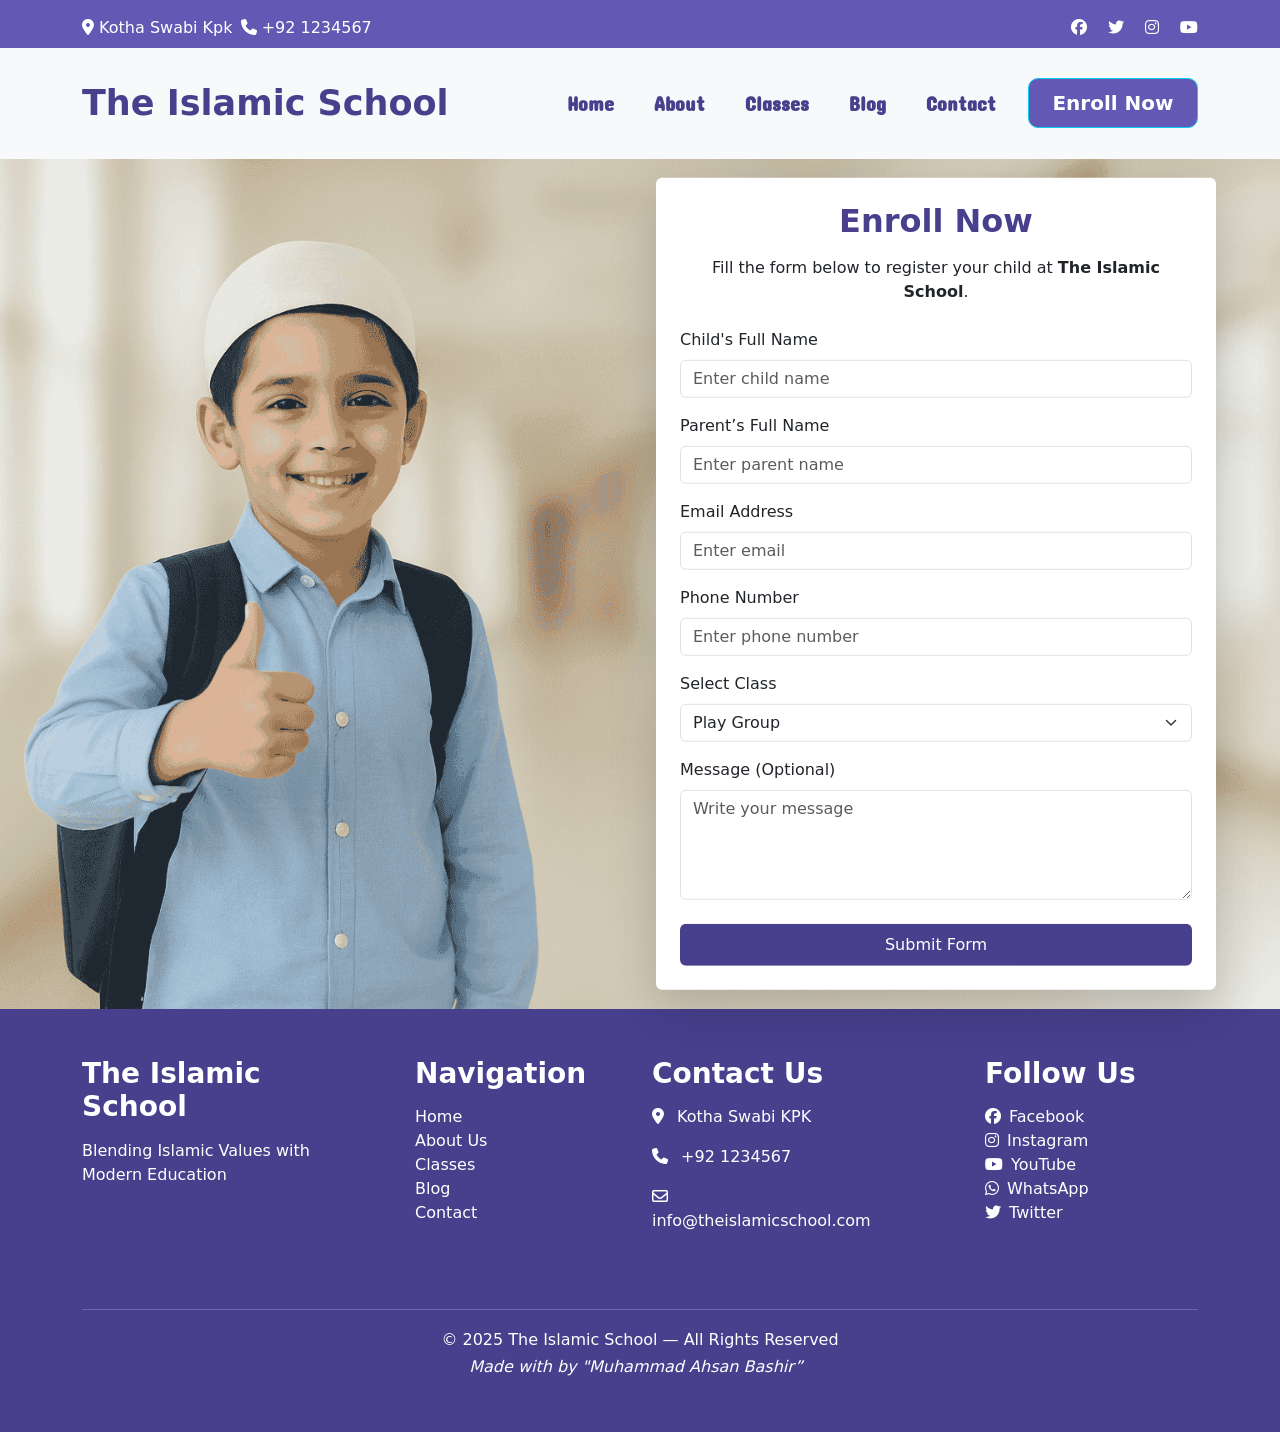
<file: admission.html>
<!DOCTYPE html>
<html lang="en">
<head>
    <meta charset="UTF-8">
    <meta name="viewport" content="width=device-width, initial-scale=1.0">
    <title>The Islamic School</title>
    <link href="https://fonts.googleapis.com/css2?family=Amiri:wght@700&family=Concert+One&display=swap" rel="stylesheet">

     <link rel="stylesheet" href="https://cdnjs.cloudflare.com/ajax/libs/font-awesome/6.5.0/css/all.min.css">

    <link href="https://cdn.jsdelivr.net/npm/bootstrap@5.0.2/dist/css/bootstrap.min.css" rel="stylesheet" integrity="sha384-EVSTQN3/azprG1Anm3QDgpJLIm9Nao0Yz1ztcQTwFspd3yD65VohhpuuCOmLASjC" crossorigin="anonymous">
    <link rel="stylesheet" href="assets/css/style.css">
</head>
<body> 
 
</head>
<body>

   <!-- Topbar Start -->
    <div class="topbar expand-lg bg-info py-3"> 
        <div class="container d-flex justify-content-between align-items-start text-white ">
         
         <div class="d-flex justify-content-between gap-2 align-items-start">
        <P>  <i class="fa-solid fa-location-dot"></i>
        <a class="text-white text-decoration-none " href="#"> </i>Kotha Swabi Kpk</a>
        <p class="">
    <i class="fa-solid fa-phone "></i>
    <a href="tel:+923001234567" class="text-white text-decoration-none">
      +92 1234567
    </a>
  </p>
        </div>
      
        <div>
        <a class="text-white me-3 " href="#"><i class="fa-brands fa-facebook"></i></a>
        <a class="text-white me-3" href="#"><i class="fa-brands fa-twitter"></i></a>
        <a class="text-white me-3" href="#"><i class="fa-brands fa-instagram"></i></a>
        <a class="text-white " href="#"><i class="fa-brands fa-youtube"></i></a>
      </div>
     </div>
     </div>
   
    <!-- Topbar End -->
    
   <!-- Navbar START -->
    <nav class="navbar navbar-expand-lg navbar-light bg-light py-4">
  <div class="container">
    <a class="navbar-brand text-nowrap" href="#">The Islamic School</a>
    <button class="navbar-toggler navbar-toggler-icon-white"
 type="button" data-bs-toggle="collapse" data-bs-target="#navbarNav" aria-controls="navbarNav" aria-expanded="false" aria-label="Toggle navigation">
      <span class="navbar-toggler-icon"></span>
    </button>
    <div class="collapse navbar-collapse" id="navbarNav">
      <ul class="navbar-nav ms-auto align-items-center gap-lg-4">
        <li class="nav-item">
          <a class="nav-link " aria-current="page" href="index.html">Home</a>
        </li>
        <li class="nav-item">
          <a class="nav-link" href="about.html">About</a>
        </li>
         <li class="nav-item">
          <a class="nav-link" href="classes.html">Classes</a>
        <li class="nav-item">
          <a class="nav-link" href="blog.html">Blog</a>
        </li>
        <li class="nav-item">
          <a class="nav-link" href="contact.html">Contact</a>
        </li>
     <button type="button" class="btn btn-info enroll-btn" onclick="window.location.href='admission.html'">
    Enroll Now
  </button>
      </ul>
    </div>
  </div>
</nav>
 <!-- NAv End -->


   
   
  <section class="enroll-banner position-relative">


  <img src="assets/images/intro-section/enroll now.png" class="w-100 enroll-bg" alt="Enroll">

  <div class="enroll-form-box">
    <div class="shadow-lg p-4 rounded bg-white">

      <h2 class="text-center fw-bold mb-3" style="color:#483F8D;">Enroll Now</h2>
      <p class="text-center mb-4">Fill the form below to register your child at <strong>The Islamic School</strong>.</p>

      <form>
        <div class="mb-3">
          <label class="form-label">Child's Full Name</label>
          <input type="text" class="form-control" placeholder="Enter child name" required>
        </div>

        <div class="mb-3">
          <label class="form-label">Parent’s Full Name</label>
          <input type="text" class="form-control" placeholder="Enter parent name" required>
        </div>

        <div class="mb-3">
          <label class="form-label">Email Address</label>
          <input type="email" class="form-control" placeholder="Enter email" required>
        </div>

        <div class="mb-3">
          <label class="form-label">Phone Number</label>
          <input type="text" class="form-control" placeholder="Enter phone number" required>
        </div>

        <div class="mb-3">
          <label class="form-label">Select Class</label>
          <select class="form-select" required>
            <option>Play Group</option>
            <option>Nursery</option>
            <option>Kindergarten</option>
            <option>Primary</option>
            <option>Hifz Program</option>
          </select>
        </div>

        <div class="mb-4">
          <label class="form-label">Message (Optional)</label>
          <textarea class="form-control" rows="4" placeholder="Write your message"></textarea>
        </div>

        <button class="btn w-100 text-white py-2" style="background:#483F8D;">Submit Form</button>

      </form>

    </div>
  </div>

</section>



 <!-- footer  Start -->

<section class="footer py-5">
  <div class="container">

    <div class="row">
      <div class="col-12 col-sm-6 col-md-6 col-lg-3">
        <div class="1st text-white">
        <div class="logo"><h3>The Islamic School</h3></div>
        <div class="tagline"><p>Blending Islamic Values with Modern Education</p></div>
        </div>
      </div>

       <div class="col-12 col-sm-6 col-md-6 col-lg-3">
        <div class="2nd">
          <div class="Quick-links px-5">
            <h3>Navigation</h3>
            <ul class="list-unstyled">
              <li ><a class="text-decoration-none text-white" href="index.html">Home</a></li>
              <li ><a class="text-decoration-none text-white" href="about.html">About Us</a></li>
              <li ><a class="text-decoration-none text-white" href="classes.html">Classes</a></li>
              <li ><a class="text-decoration-none text-white" href="blog.html">Blog</a></li>
              <li ><a class="text-decoration-none text-white" href="contact.html">Contact</a></li>
            </ul>

          </div>
        </div>
       </div>

       <div class="col-12 col-sm-6 col-md-6 col-lg-3">
        <div class="2nd">
        <div class="contact text-white">
  <h3>Contact Us</h3>

  <p class="me-3">
    <i class="fa-solid fa-location-dot"></i>
  
          <a 
  class="text-white text-decoration-none" 
  href="https://www.google.com/maps?q=kotha+swabi+kpk+pakistan" 
  target="_blank">Kotha Swabi KPK
</a>
  </p>

  <p class="me-3">
    <i class="fa-solid fa-phone"></i>
    <a href="tel:+923001234567" class="text-white text-decoration-none">
      +92 1234567
    </a>
  </p>

  <p class="me-3">
    <i class="fa-regular fa-envelope"></i>
    <a href="mailto:info@theislamicschool.com" class="text-white text-decoration-none">
      info@theislamicschool.com
    </a>
  </p>
</div>

      </div>
      </div>
       <div class="col-12 col-sm-6 col-md-6 col-lg-3">
        <div class="4th">
          <div class="social-madia-links px-5">
            <h3>Follow Us</h3>
            <ul class="list-unstyled ">
              <li><a class="text-white me-3 text-decoration-none  " href="#"><i class="fa-brands fa-facebook"></i>Facebook</a></li>
              <li><a class="text-white me-3  text-decoration-none " href=""><i class="fa-brands fa-instagram"></i>Instagram</a></li>
              <li><a class="text-white me-3 text-decoration-none " href=""><i class="fa-brands fa-youtube"></i>YouTube</a></li>
              <li><a class="text-white me-3 text-decoration-none " href=""><i class="fa-brands fa-whatsapp"></i>WhatsApp</a></li>
              <li><a class="text-white text-decoration-none  " href="#"><i class="fa-brands fa-twitter"></i>Twitter</a></li>
            </ul>
            
          </div>
        </div>
       </div>
    </div>

    <div class="row">
      <div class="col-12 ">
        <div class="copy-right text-center text-white ">
          <h6>© 2025 The Islamic School — All Rights Reserved</h6>
          <h6> <i>Made with by "Muhammad Ahsan Bashir”</i></h6>
        </div>
      </div>
    </div>

  </div>

  <!-- <button id="scrollTopBtn"><i class="fa-solid fa-arrow-up"></i></button> -->
  <script src="https://cdn.jsdelivr.net/npm/bootstrap@5.0.2/dist/js/bootstrap.bundle.min.js" integrity="sha384-MrcW6ZMFYlzcLA8Nl+NtUVF0sA7MsXsP1UyJoMp4YLEuNSfAP+JcXn/tWtIaxVXM" crossorigin="anonymous"></script>   

 </section> 
  </body>
  </html>
</file>
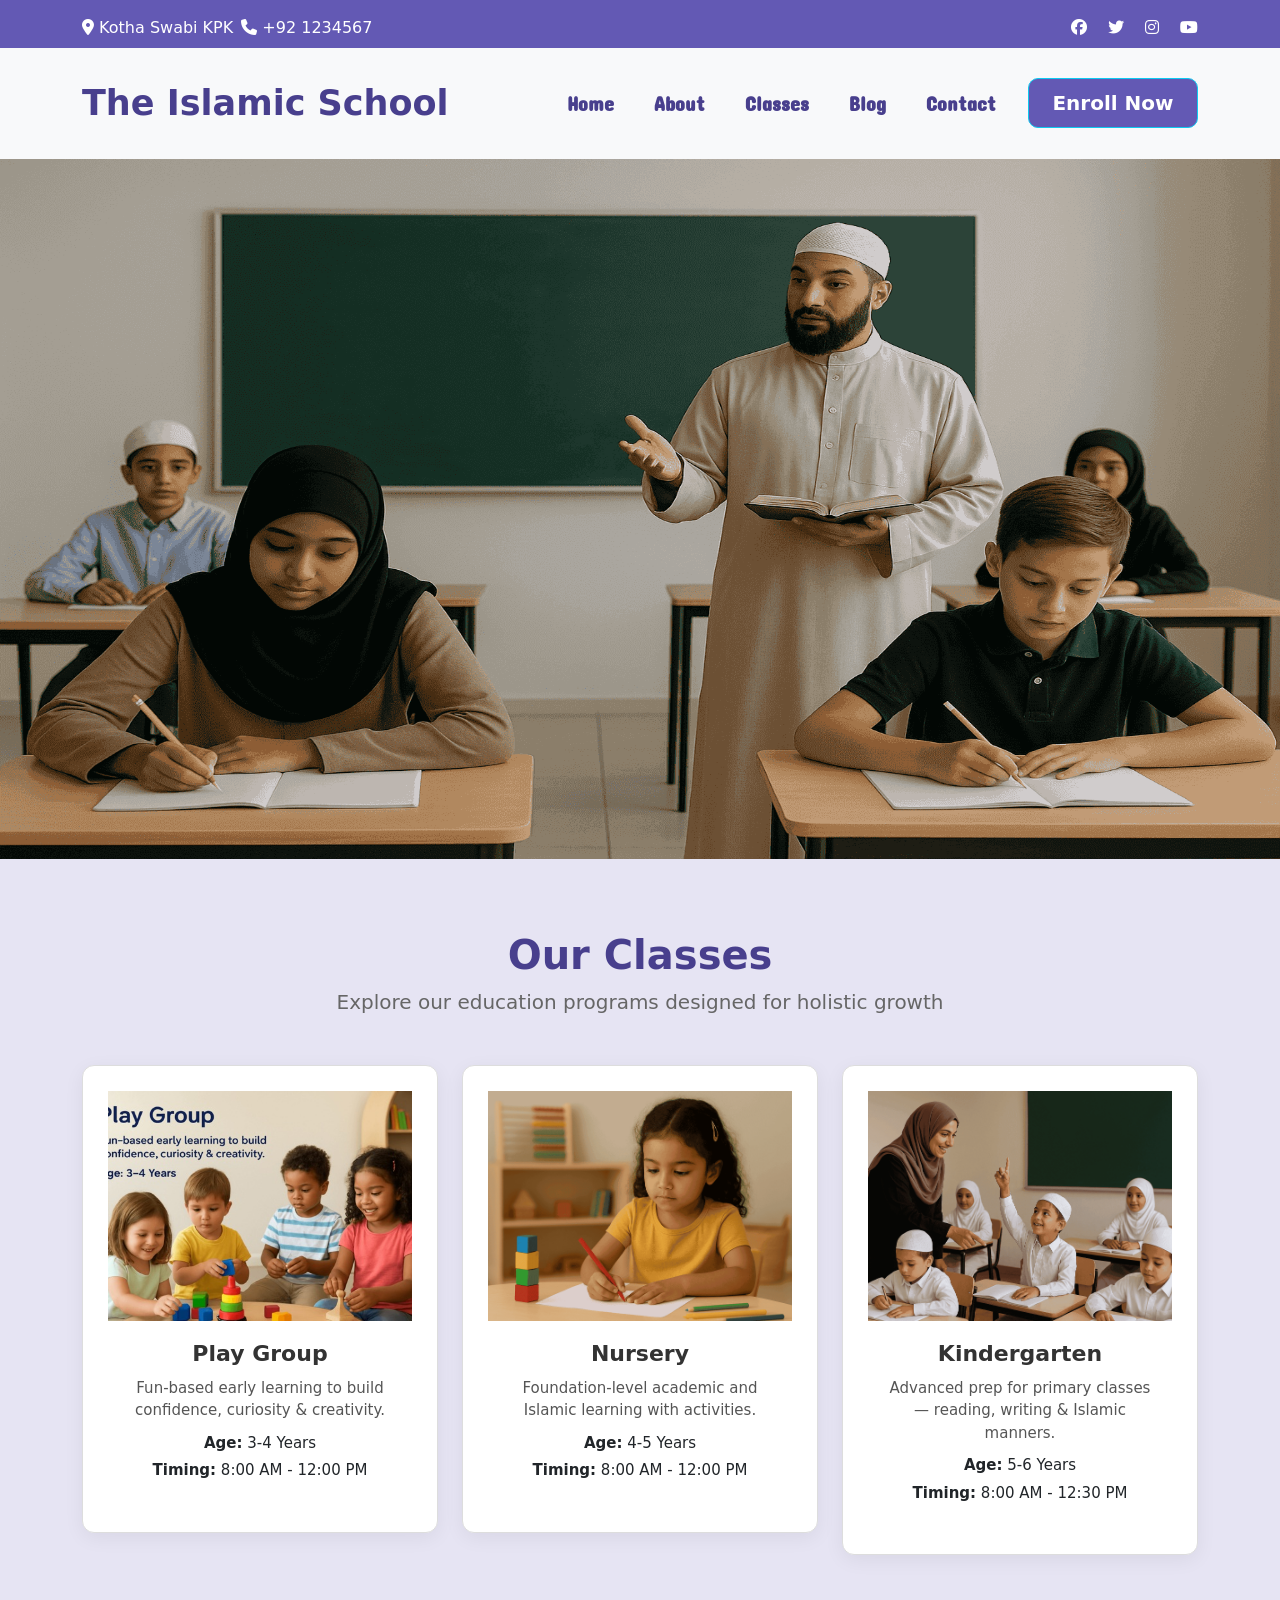
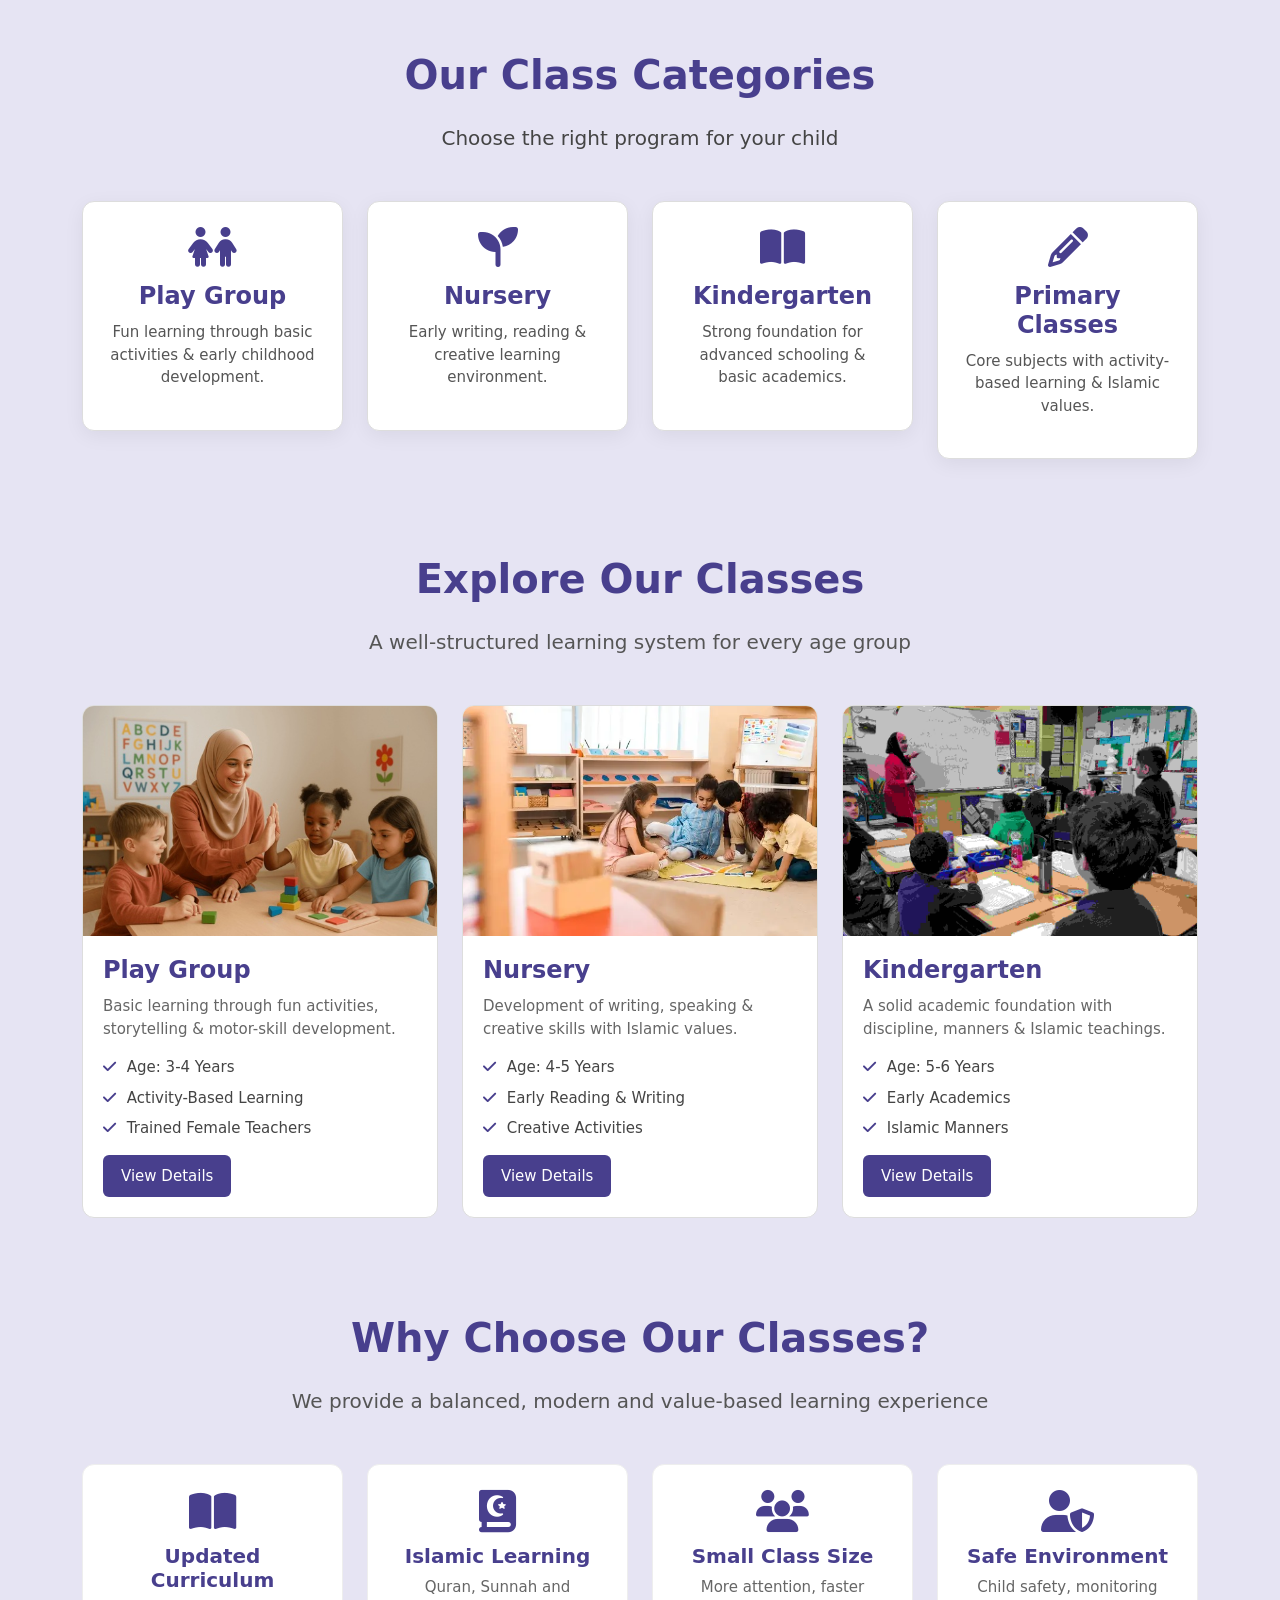
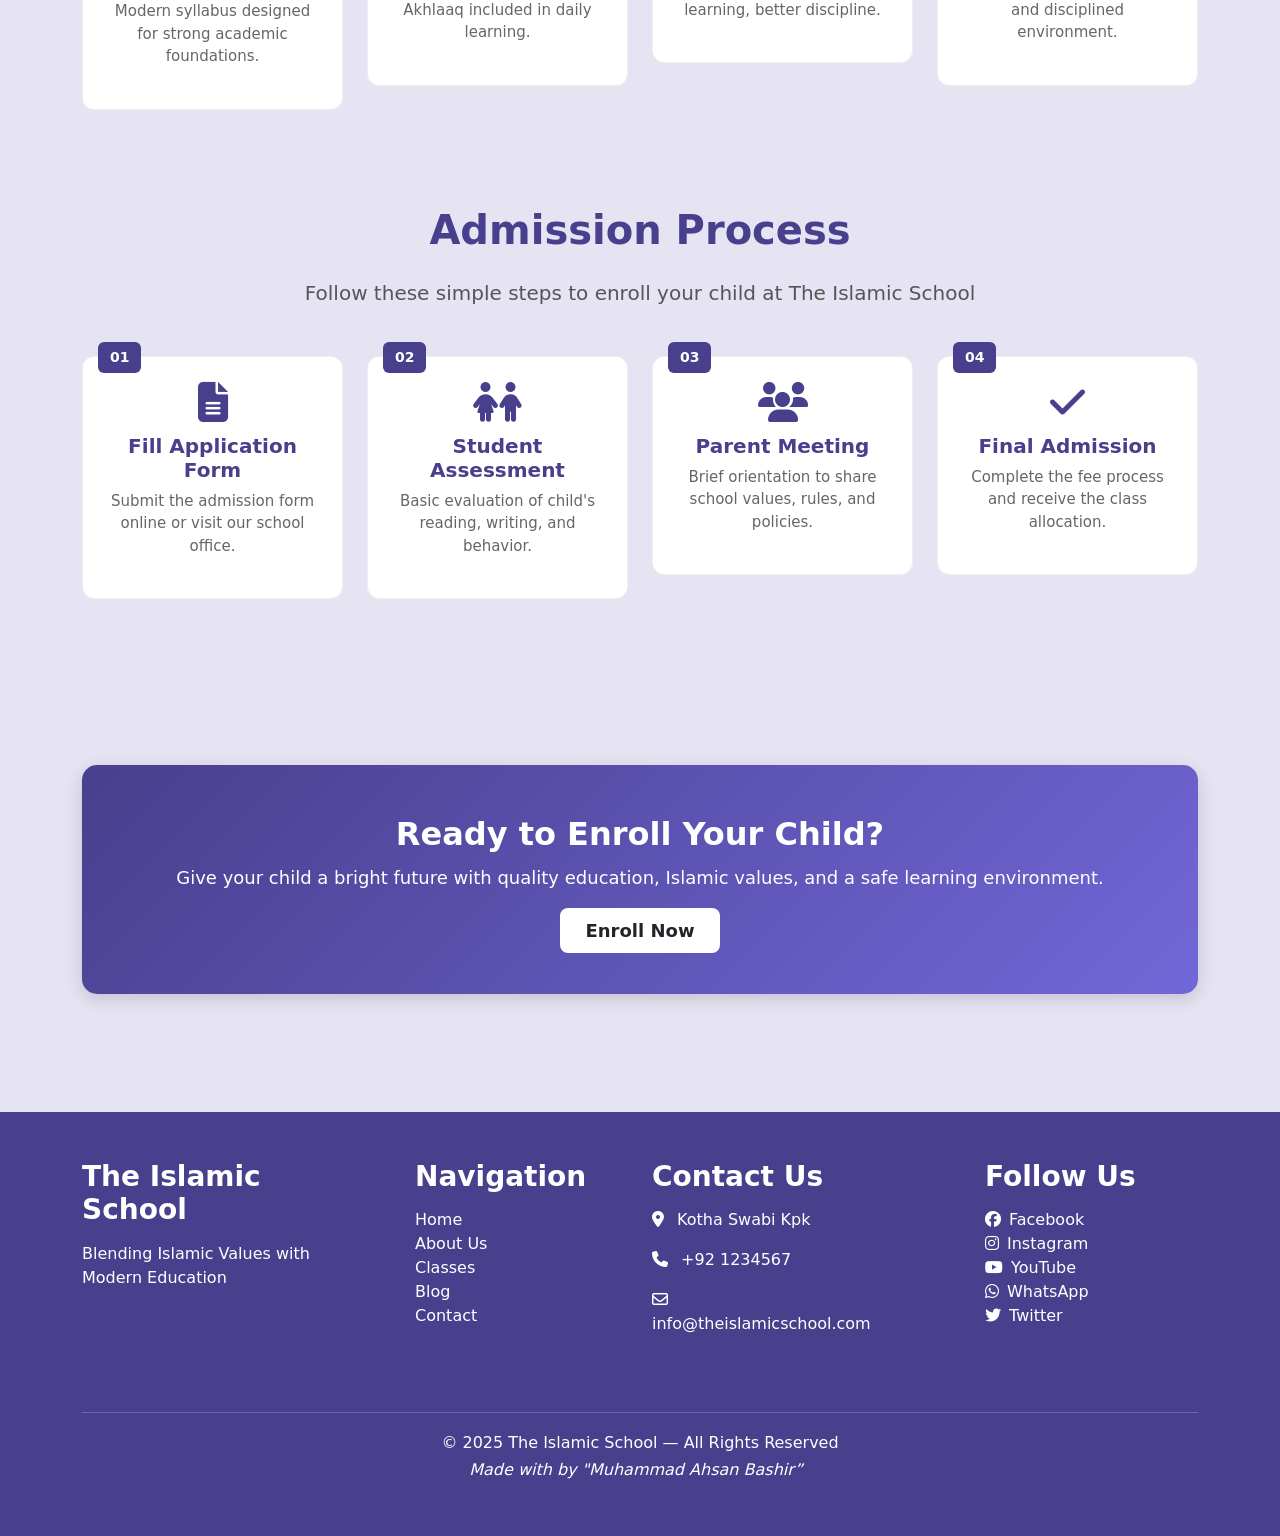
<file: classes.html>
<!DOCTYPE html>
<html lang="en">
<head>
    <meta charset="UTF-8">
    <meta name="viewport" content="width=device-width, initial-scale=1.0">
    <title>the Islamic School</title>
    <link href="https://fonts.googleapis.com/css2?family=Amiri:wght@700&family=Concert+One&display=swap" rel="stylesheet">

     <link rel="stylesheet" href="https://cdnjs.cloudflare.com/ajax/libs/font-awesome/6.5.0/css/all.min.css">

    <link href="https://cdn.jsdelivr.net/npm/bootstrap@5.0.2/dist/css/bootstrap.min.css" rel="stylesheet" integrity="sha384-EVSTQN3/azprG1Anm3QDgpJLIm9Nao0Yz1ztcQTwFspd3yD65VohhpuuCOmLASjC" crossorigin="anonymous">
    <link rel="stylesheet" href="assets/css/style.css">
</head>
<body>  
      <!-- Topbar Start -->
    <div class="topbar expand-lg bg-info py-3"> 
        <div class="container d-flex justify-content-between align-items-start text-white ">
         
         <div class="d-flex justify-content-between gap-2 align-items-start">
       <p><i class="fa-solid fa-location-dot"></i>
<a 
  class="text-white text-decoration-none" 
  href="https://www.google.com/maps?q=kotha+swabi+kpk+pakistan" 
  target="_blank"
>
  Kotha Swabi KPK
</a>
 </p>
       
   <p><i class="fa-solid fa-phone "></i>
    <a href="tel:+923001234567" class="text-white text-decoration-none">
      +92 1234567
    </a></p> 
  
        </div>
      
        <div>
        <a class="text-white me-3 " href="#"><i class="fa-brands fa-facebook"></i></a>
        <a class="text-white me-3" href="#"><i class="fa-brands fa-twitter"></i></a>
        <a class="text-white me-3" href="#"><i class="fa-brands fa-instagram"></i></a>
        <a class="text-white " href="#"><i class="fa-brands fa-youtube"></i></a>
      </div>
     </div>
     </div>
   
    <!-- Topbar End -->
    
   <!-- Navbar START -->
    <nav class="navbar navbar-expand-lg navbar-light bg-light py-4">
  <div class="container">
    <a class="navbar-brand text-nowrap" href="#">The Islamic School</a>
    <button class="navbar-toggler navbar-toggler-icon-white"
 type="button" data-bs-toggle="collapse" data-bs-target="#navbarNav" aria-controls="navbarNav" aria-expanded="false" aria-label="Toggle navigation">
      <span class="navbar-toggler-icon"></span>
    </button>
    <div class="collapse navbar-collapse" id="navbarNav">
      <ul class="navbar-nav ms-auto align-items-center gap-lg-4">
        <li class="nav-item">
          <a class="nav-link " aria-current="page" href="index.html">Home</a>
        </li>
        <li class="nav-item">
          <a class="nav-link" href="about.html">About</a>
        </li>
         <li class="nav-item">
          <a class="nav-link" href="classes.html">Classes</a>
        </li>
        <li class="nav-item">
          <a class="nav-link" href="blog.html">Blog</a>
        </li>
        <li class="nav-item">
          <a class="nav-link" href="contact.html">Contact</a>
        </li>
         <li class="nav-item">
  <button type="button" class="btn btn-info enroll-btn" onclick="window.location.href='admission.html'">
    Enroll Now
  </button>
      </ul>
    </div>
  </div>
</nav>
 <!-- NAv End -->

 <section class="classes-hero  mt-0">
  <div class="overlay ">
    <img src="assets/images/intro-section/class-4.png" alt="" width="100%" height="700px" ></div>
    
   
  </div>
  </section>


<section class="our-classes py-5 mt-4">
  <div class="container ">
    
    <h2 class="section-title text-center fw-bold fs-1">Our Classes</h2>
    <p class="section-subtitle text-center mb-5 fs-5">
      Explore our education programs designed for holistic growth
    </p>

    <div class="row g-4">

   
      <div class="col-12 col-md-6 col-lg-4">
        <div class="class-card">
          <img src="assets/images/intro-section/playgroup.jpg" alt="Play Group" class="class-img">
          <div class="class-content">
            <h3>Play Group</h3>
            <p>Fun-based early learning to build confidence, curiosity & creativity.</p>
            <ul>
              <li><strong>Age:</strong> 3-4 Years</li>
              <li><strong>Timing:</strong> 8:00 AM - 12:00 PM</li>
            </ul>
          </div>
        </div>
      </div>

     
      <div class="col-12 col-md-6 col-lg-4">
        <div class="class-card">
          <img src="assets/images/intro-section/kindergarten.png" alt="Nursery" class="class-img">
          <div class="class-content">
            <h3>Nursery</h3>
            <p>Foundation-level academic and Islamic learning with activities.</p>
            <ul>
              <li><strong>Age:</strong> 4-5 Years</li>
              <li><strong>Timing:</strong> 8:00 AM - 12:00 PM</li>
            </ul>
          </div>
        </div>
      </div>

    
      <div class="col-12 col-md-6 col-lg-4">
        <div class="class-card">
          <img src="assets/images/intro-section/child.png" alt="Kindergarten" class="class-img">
          <div class="class-content">
            <h3>Kindergarten</h3>
            <p>Advanced prep for primary classes — reading, writing & Islamic manners.</p>
            <ul>
              <li><strong>Age:</strong> 5-6 Years</li>
              <li><strong>Timing:</strong> 8:00 AM - 12:30 PM</li>
            </ul>
          </div>
        </div>
      </div>

    </div>

  </div>
</section>


<section class="class-categories py-5">
  <div class="container">
    <h2 class="text-center mb-4 category-title fw-bold fs-1">Our Class Categories</h2>
    <p class="text-center mb-5 category-subtitle fs-5">Choose the right program for your child</p>

    <div class="row g-4">

     
      <div class="col-12 col-md-6 col-lg-3">
        <div class="class-card">
          <i class="fa-solid fa-children icon"></i>
          <h4>Play Group</h4>
          <p>Fun learning through basic activities & early childhood development.</p>
        </div>
      </div>

     
      <div class="col-12 col-md-6 col-lg-3">
        <div class="class-card">
          <i class="fa-solid fa-seedling icon"></i>
          <h4>Nursery</h4>
          <p>Early writing, reading & creative learning environment.</p>
        </div>
      </div>

     
      <div class="col-12 col-md-6 col-lg-3">
        <div class="class-card">
          <i class="fa-solid fa-book-open icon"></i>
          <h4>Kindergarten</h4>
          <p>Strong foundation for advanced schooling & basic academics.</p>
        </div>
      </div>

   
      <div class="col-12 col-md-6 col-lg-3">
        <div class="class-card">
          <i class="fa-solid fa-pencil icon"></i>
          <h4>Primary Classes</h4>
          <p>Core subjects with activity-based learning & Islamic values.</p>
        </div>
      </div>

    </div>
  </div>
</section>


<section class="class-details py-5">
  <div class="container">
    
    <h2 class="text-center mb-4 detail-title fw-bold fs-1">Explore Our Classes</h2>
    <p class="text-center mb-5 detail-subtitle fs-5">
      A well-structured learning system for every age group
    </p>

    <div class="row g-4">

      <div class="col-12 col-md-6 col-lg-4">
        <div class="detail-card">
          <img src="assets/images/intro-section/play-2.jpg" alt="Play Group" class="class-img">

          <div class="detail-content">
            <h4>Play Group</h4>
            <p>Basic learning through fun activities, storytelling & motor-skill development.</p>

            <ul class="features">
              <li><i class="fa-solid fa-check"></i> Age: 3-4 Years</li>
              <li><i class="fa-solid fa-check"></i> Activity-Based Learning</li>
              <li><i class="fa-solid fa-check"></i> Trained Female Teachers</li>
            </ul>

            <a href="#" class="detail-btn">View Details</a>
          </div>
        </div>
      </div>

 
      <div class="col-12 col-md-6 col-lg-4">
        <div class="detail-card">
          <img src="assets/images/intro-section/image-15.webp" alt="Nursery" class="class-img">

          <div class="detail-content">
            <h4>Nursery</h4>
            <p>Development of writing, speaking & creative skills with Islamic values.</p>

            <ul class="features">
              <li><i class="fa-solid fa-check"></i> Age: 4-5 Years</li>
              <li><i class="fa-solid fa-check"></i> Early Reading & Writing</li>
              <li><i class="fa-solid fa-check"></i> Creative Activities</li>
            </ul>

            <a href="#" class="detail-btn">View Details</a>
          </div>
        </div>
      </div>

     
      <div class="col-12 col-md-6 col-lg-4">
        <div class="detail-card">
          <img src="assets/images/intro-section/kids.jpg" alt="Kindergarten" class="class-img">

          <div class="detail-content">
            <h4>Kindergarten</h4>
            <p>A solid academic foundation with discipline, manners & Islamic teachings.</p>

            <ul class="features">
              <li><i class="fa-solid fa-check"></i> Age: 5-6 Years</li>
              <li><i class="fa-solid fa-check"></i> Early Academics</li>
              <li><i class="fa-solid fa-check"></i> Islamic Manners</li>
            </ul>

            <a href="#" class="detail-btn">View Details</a>
          </div>
        </div>
      </div>

    </div>

  </div>
</section>


<section class="why-classes py-5">
  <div class="container">

    <h2 class="text-center mb-4 why-title fw-900 fs-1">Why Choose Our Classes?</h2>
    <p class="text-center mb-5 why-subtitle fs-5">
      We provide a balanced, modern and value-based learning experience
    </p>

    <div class="row g-4">

    
      <div class="col-12 col-md-6 col-lg-3">
        <div class="why-box">
          <i class="fa-solid fa-book-open why-icon"></i>
          <h5>Updated Curriculum</h5>
          <p>Modern syllabus designed for strong academic foundations.</p>
        </div>
      </div>

     
      <div class="col-12 col-md-6 col-lg-3">
        <div class="why-box">
          <i class="fa-solid fa-quran why-icon"></i>
          <h5>Islamic Learning</h5>
          <p>Quran, Sunnah and Akhlaaq included in daily learning.</p>
        </div>
      </div>

     
      <div class="col-12 col-md-6 col-lg-3">
        <div class="why-box">
          <i class="fa-solid fa-users why-icon"></i>
          <h5>Small Class Size</h5>
          <p>More attention, faster learning, better discipline.</p>
        </div>
      </div>

    
      <div class="col-12 col-md-6 col-lg-3">
        <div class="why-box">
          <i class="fa-solid fa-user-shield why-icon"></i>
          <h5>Safe Environment</h5>
          <p>Child safety, monitoring and disciplined environment.</p>
        </div>
      </div>

    </div>

  </div>
</section>



<section class="admission-process py-5">
  <div class="container">

    <h2 class="text-center mb-4 admission-title fw-bold fs-1">Admission Process</h2>
    <p class="text-center mb-5 admission-subtitle fs-5">
      Follow these simple steps to enroll your child at The Islamic School
    </p>

    <div class="row g-4">

     
      <div class="col-12 col-md-6 col-lg-3">
        <div class="admission-box">
          <span class="step-number">01</span>
          <i class="fa-solid fa-file-lines ad-icon"></i>
          <h5>Fill Application Form</h5>
          <p>Submit the admission form online or visit our school office.</p>
        </div>
      </div>

   
      <div class="col-12 col-md-6 col-lg-3">
        <div class="admission-box">
          <span class="step-number">02</span>
          <i class="fa-solid fa-children ad-icon"></i>
          <h5>Student Assessment</h5>
          <p>Basic evaluation of child's reading, writing, and behavior.</p>
        </div>
      </div>

 
      <div class="col-12 col-md-6 col-lg-3">
        <div class="admission-box">
          <span class="step-number">03</span>
          <i class="fa-solid fa-users ad-icon"></i>
          <h5>Parent Meeting</h5>
          <p>Brief orientation to share school values, rules, and policies.</p>
        </div>
      </div>

    
      <div class="col-12 col-md-6 col-lg-3">
        <div class="admission-box">
          <span class="step-number">04</span>
          <i class="fa-solid fa-check ad-icon"></i>
          <h5>Final Admission</h5>
          <p>Complete the fee process and receive the class allocation.</p>
        </div>
      </div>

    </div>
  </div>
</section>



<section class="cta-section mt-5 mb-5">
  <div class="container">
    <div class="cta-box text-center">

      <h2 class="cta-title">Ready to Enroll Your Child?</h2>
      <p class="cta-desc">
        Give your child a bright future with quality education, Islamic values, and a safe learning environment.
      </p>

  

    <a href="admission.html" class="cta-btn text-dark">Enroll Now</a>

    </div>
  </div>
</section>








 <section class="footer py-5">
  <div class="container">

    <div class="row">
      <div class="col-12 col-sm-6 col-md-6 col-lg-3">
        <div class="1st text-white">
        <div class="logo"><h3>The Islamic School</h3></div>
        <div class="tagline"><p>Blending Islamic Values with Modern Education</p></div>
        </div>
      </div>

        <div class="col-12 col-sm-6 col-md-6 col-lg-3">
        <div class="2nd">
          <div class="Quick-links px-5">
            <h3>Navigation</h3>
            <ul class="list-unstyled">
              <li ><a class="text-decoration-none text-white" href="index.html">Home</a></li>
              <li ><a class="text-decoration-none text-white" href="about.html">About Us</a></li>
              <li ><a class="text-decoration-none text-white" href="classes.html">Classes</a></li>
              <li ><a class="text-decoration-none text-white" href="blog.html">Blog</a></li>
              <li ><a class="text-decoration-none text-white" href="contact.html">Contact</a></li>
            </ul>

          </div>
        </div>
       </div>

       <div class="col-12 col-sm-6 col-md-6 col-lg-3">
        <div class="2nd">
        <div class="contact text-white">
  <h3>Contact Us</h3>

  <p class="me-3">
    <i class="fa-solid fa-location-dot"></i>
  
          <a 
  class="text-white text-decoration-none" 
  href="https://www.google.com/maps?q=kotha+swabi+kpk+pakistan" 
  target="_blank">Kotha Swabi Kpk
</a>
  </p>

  <p class="me-3">
    <i class="fa-solid fa-phone"></i>
    <a href="tel:+923001234567" class="text-white text-decoration-none">
      +92 1234567
    </a>
  </p>

  <p class="me-3">
    <i class="fa-regular fa-envelope"></i>
    <a href="mailto:info@theislamicschool.com" class="text-white text-decoration-none">
      info@theislamicschool.com
    </a>
  </p>
</div>

      </div>
      </div>
       <div class="col-12 col-sm-6 col-md-6 col-lg-3">
        <div class="4th">
          <div class="social-madia-links px-5">
            <h3>Follow Us</h3>
            <ul class="list-unstyled ">
              <li><a class="text-white me-3 text-decoration-none  " href="#"><i class="fa-brands fa-facebook"></i>Facebook</a></li>
              <li><a class="text-white me-3  text-decoration-none " href=""><i class="fa-brands fa-instagram"></i>Instagram</a></li>
              <li><a class="text-white me-3 text-decoration-none " href=""><i class="fa-brands fa-youtube"></i>YouTube</a></li>
              <li><a class="text-white me-3 text-decoration-none " href=""><i class="fa-brands fa-whatsapp"></i>WhatsApp</a></li>
              <li><a class="text-white text-decoration-none  " href="#"><i class="fa-brands fa-twitter"></i>Twitter</a></li>
            </ul>
            
          </div>
        </div>
       </div>
    </div>

    <div class="row">
      <div class="col-12 ">
        <div class="copy-right text-center text-white ">
          <h6>© 2025 The Islamic School — All Rights Reserved</h6>
          <h6> <i>Made with by "Muhammad Ahsan Bashir”</i></h6>
        </div>
      </div>
    </div>

  </div>

  <button id="scrollTopBtn"><i class="fa-solid fa-arrow-up"></i></button>

 </section>

 <script src="https://cdn.jsdelivr.net/npm/bootstrap@5.0.2/dist/js/bootstrap.bundle.min.js" integrity="sha384-MrcW6ZMFYlzcLA8Nl+NtUVF0sA7MsXsP1UyJoMp4YLEuNSfAP+JcXn/tWtIaxVXM" crossorigin="anonymous"></script>   

 <script>
</file>
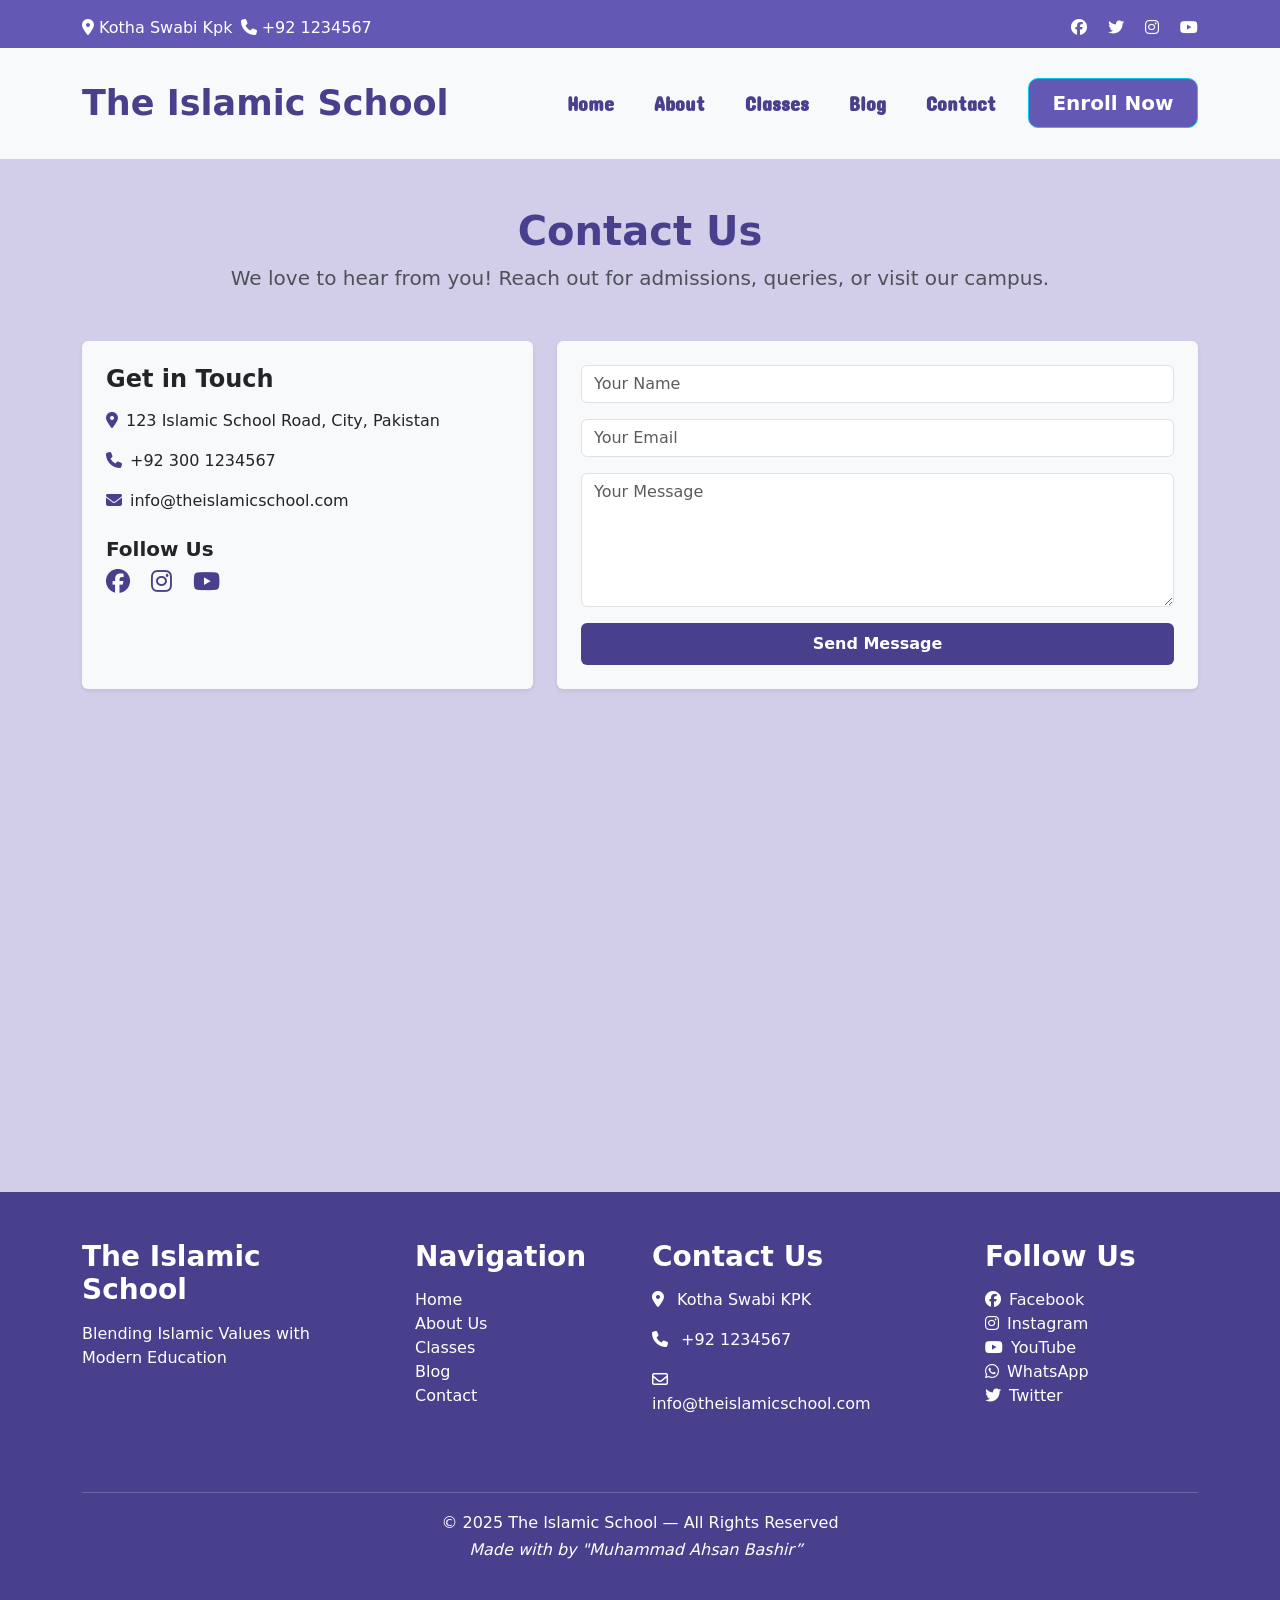
<file: contact.html>
<!DOCTYPE html>
<html lang="en">
<head>
    <meta charset="UTF-8">
    <meta name="viewport" content="width=device-width, initial-scale=1.0">
    <title>The Islamic School</title>
    <link href="https://fonts.googleapis.com/css2?family=Amiri:wght@700&family=Concert+One&display=swap" rel="stylesheet">

     <link rel="stylesheet" href="https://cdnjs.cloudflare.com/ajax/libs/font-awesome/6.5.0/css/all.min.css">

    <link href="https://cdn.jsdelivr.net/npm/bootstrap@5.0.2/dist/css/bootstrap.min.css" rel="stylesheet" integrity="sha384-EVSTQN3/azprG1Anm3QDgpJLIm9Nao0Yz1ztcQTwFspd3yD65VohhpuuCOmLASjC" crossorigin="anonymous">
    <link rel="stylesheet" href="assets/css/style.css">
</head>

    <!-- Topbar Start -->
    <div class="topbar expand-lg bg-info py-3"> 
        <div class="container d-flex justify-content-between align-items-start text-white ">
         
         <div class="d-flex justify-content-between gap-2 align-items-start">
        <p> <i class="fa-solid fa-location-dot"></i>
        <a href="#" class="text-white text-decoration-none"> Kotha Swabi Kpk</a>
        <p class="">
    <i class="fa-solid fa-phone "></i>
    <a href="tel:+923001234567" class="text-white text-decoration-none">
      +92 1234567
    </a>
  </p>
        </div>
      
        <div>
        <a class="text-white me-3 " href="#"><i class="fa-brands fa-facebook"></i></a>
        <a class="text-white me-3" href="#"><i class="fa-brands fa-twitter"></i></a>
        <a class="text-white me-3" href="#"><i class="fa-brands fa-instagram"></i></a>
        <a class="text-white " href="#"><i class="fa-brands fa-youtube"></i></a>
      </div>
     </div>
     </div>
   
    <!-- Topbar End -->
    

  <!-- Navbar START -->
    <nav class="navbar navbar-expand-lg navbar-light bg-light py-4">
  <div class="container">
    <a class="navbar-brand text-nowrap" href="#">The Islamic School</a>
    <button class="navbar-toggler navbar-toggler-icon-white"
 type="button" data-bs-toggle="collapse" data-bs-target="#navbarNav" aria-controls="navbarNav" aria-expanded="false" aria-label="Toggle navigation">
      <span class="navbar-toggler-icon"></span>
    </button>
    <div class="collapse navbar-collapse" id="navbarNav">
      <ul class="navbar-nav ms-auto align-items-center gap-lg-4">
        <li class="nav-item">
          <a class="nav-link " aria-current="page" href="index.html">Home</a>
        </li>
        <li class="nav-item">
          <a class="nav-link" href="about.html">About</a>
        </li>
         <li class="nav-item">
          <a class="nav-link" href="classes.html">  Classes</a>
        </li>
        <li class="nav-item">
          <a class="nav-link" href="blog.html">Blog</a>
        </li>
        <li class="nav-item">
          <a class="nav-link" href="contact.html">Contact</a>
        </li>
        <li class="nav-item">
  <button type="button" class="btn btn-info enroll-btn" onclick="window.location.href='admission.html'">
    Enroll Now
  </button>
      </ul>
    </div>
  </div>
</nav>
 <!-- NAv End -->

 <!-- Contact Start -->

 <section class="contact-page py-5">
  <div class="container ">
    <div class="text-center mb-5">
      <h2 class="contact-title fw-bold fs-1 ">Contact Us</h2>
      <p class="contact-desc fs-5 text-muted">We love to hear from you! Reach out for admissions, queries, or visit our campus.</p>
    </div>

    <div class="row g-4">
    
      <div class="col-12 col-md-5">
        <div class=" info-box bg-light p-4 rounded shadow-sm h-100">
          <h4 class= "leftside-box fw-bold text-dark mb-3">Get in Touch</h4>
          <p><i class="fa-solid fa-location-dot  me-2"></i>123 Islamic School Road, City, Pakistan</p>
          <p><i class="fa-solid fa-phone  me-2"></i>+92 300 1234567</p>
          <p><i class="fa-solid fa-envelope me-2"></i>info@theislamicschool.com</p>
 
          <div class="mt-4">
            <h5 class="fw-bold">Follow Us</h5>
            <a href="#" class=" text-primary me-3"><i class="fa-brands fa-facebook fs-4"></i></a>
            <a href="#" class= " text-primary me-3"><i class="fa-brands fa-instagram fs-4"></i></a>
            <a href="#" class="  text-primary me-3"><i class="fa-brands fa-youtube fs-4"></i></a>
          </div>
        </div>
      </div>

      <!-- Contact Form -->
      <div class="col-12 col-md-7">
        <form class=" contact-form bg-light p-4 rounded shadow-sm">
          <div class="mb-3">
            <input type="text" class="form-control" placeholder="Your Name" required />
          </div>
          <div class="mb-3">
            <input type="email" class="form-control" placeholder="Your Email" required />
          </div>
          <div class="mb-3">
            <textarea class="form-control" rows="5" placeholder="Your Message" required></textarea>
          </div>
          <button type="submit" class="btn w-100 fw-bold py-2">Send Message</button>
        </form>
      </div>
    </div>
    <div class="map mt-5">
  <iframe
    src="https://www.google.com/maps?q=kothaswabikpk%20pakistan&output=embed"
    width="100%"
    height="400"
    style="border:0;"
    allowfullscreen=""
    loading="lazy">
  </iframe>
</div>

  </div>
</section>


 <!-- contact End -->

 <!-- footer  Start -->

<section class="footer py-5">
  <div class="container">

    <div class="row">
      <div class="col-12 col-sm-6 col-md-6 col-lg-3">
        <div class="1st text-white">
        <div class="logo"><h3>The Islamic School</h3></div>
        <div class="tagline"><p>Blending Islamic Values with Modern Education</p></div>
        </div>
      </div>

       <div class="col-12 col-sm-6 col-md-6 col-lg-3">
        <div class="2nd">
          <div class="Quick-links px-5">
            <h3>Navigation</h3>
            <ul class="list-unstyled">
              <li ><a class="text-decoration-none text-white" href="index.html">Home</a></li>
              <li ><a class="text-decoration-none text-white" href="about.html">About Us</a></li>
              <li ><a class="text-decoration-none text-white" href="classes.html">Classes</a></li>
              <li ><a class="text-decoration-none text-white" href="blog.html">Blog</a></li>
              <li ><a class="text-decoration-none text-white" href="contact.html">Contact</a></li>
            </ul>

          </div>
        </div>
       </div>

       <div class="col-12 col-sm-6 col-md-6 col-lg-3">
        <div class="2nd">
        <div class="contact text-white">
  <h3>Contact Us</h3>

  <p class="me-3">
    <i class="fa-solid fa-location-dot"></i>
  
          <a 
  class="text-white text-decoration-none" 
  href="https://www.google.com/maps?q=kotha+swabi+kpk+pakistan" 
  target="_blank">Kotha Swabi KPK
</a>
  </p>

  <p class="me-3">
    <i class="fa-solid fa-phone"></i>
    <a href="tel:+923001234567" class="text-white text-decoration-none">
      +92 1234567
    </a>
  </p>

  <p class="me-3">
    <i class="fa-regular fa-envelope"></i>
    <a href="mailto:info@theislamicschool.com" class="text-white text-decoration-none">
      info@theislamicschool.com
    </a>
  </p>
</div>

      </div>
      </div>
       <div class="col-12 col-sm-6 col-md-6 col-lg-3">
        <div class="4th">
          <div class="social-madia-links px-5">
            <h3>Follow Us</h3>
            <ul class="list-unstyled ">
              <li><a class="text-white me-3 text-decoration-none  " href="#"><i class="fa-brands fa-facebook"></i>Facebook</a></li>
              <li><a class="text-white me-3  text-decoration-none " href=""><i class="fa-brands fa-instagram"></i>Instagram</a></li>
              <li><a class="text-white me-3 text-decoration-none " href=""><i class="fa-brands fa-youtube"></i>YouTube</a></li>
              <li><a class="text-white me-3 text-decoration-none " href=""><i class="fa-brands fa-whatsapp"></i>WhatsApp</a></li>
              <li><a class="text-white text-decoration-none  " href="#"><i class="fa-brands fa-twitter"></i>Twitter</a></li>
            </ul>
            
          </div>
        </div>
       </div>
    </div>

    <div class="row">
      <div class="col-12 ">
        <div class="copy-right text-center text-white ">
          <h6>© 2025 The Islamic School — All Rights Reserved</h6>
          <h6> <i>Made with by "Muhammad Ahsan Bashir”</i></h6>
        </div>
      </div>
    </div>

  </div>


  <script src="https://cdn.jsdelivr.net/npm/bootstrap@5.0.2/dist/js/bootstrap.bundle.min.js" integrity="sha384-MrcW6ZMFYlzcLA8Nl+NtUVF0sA7MsXsP1UyJoMp4YLEuNSfAP+JcXn/tWtIaxVXM" crossorigin="anonymous"></script>   

 </section> 
  </body>
  </html>
</file>
<file: assets/css/style.css>
body{
  background-color: #F8F9FA;
}
.abc a{
    padding-right: 10px;
}

.topbar{
  height:3rem;
     flex-wrap: wrap;
      background-color:#6359b4 !important;
}

.topbar .container {
  flex-wrap: wrap;
  gap: 10px;
}
.topbar a {
  text-decoration: none;
}

.topbar a:hover {
  color: #ffda79 !important;  /* soft golden shade */
  text-decoration: underline !important;
}
.topbar i:hover {
  transform: scale(1.2);
  transition: transform 0.3s ease;
  color: #ffda79;
}

@media (max-width: 414px) {
  .topbar .container {
    font-size: 13px;
  }
}


.navbar-brand{
 
 font-family:"Ameri" serif;
font-size: 35px;
font-weight: 700;
color: #483F8D !important; 
} 

.navbar {
  position: sticky;
  top: 0;
  z-index: 999;
}

.navbar-nav {
    height: auto;
}
 .nav-link{
      font-size: 20px;
      font-weight: 900;
      font-family: "Concert One", cursive;
      text-decoration: none;
      color: #483F8D !important;
    
     
}
.navbar-nav .nav-link{
    display: block;
}

.navbar-nav .nav-link  {
    position: relative;
    transition: color 0.3s ease;
}

.navbar-nav .nav-link::after{
    content: '';
    position: absolute;
    left: 0;
    bottom: -10px;
    width: 0;
    height: 2px;
    background-color: #483F8D !important;
    transition: width 0.3s ease;
}
@media (max-width:600px){
  .navbar-nav .nav-link::after{
    content: '';
    position: absolute;
    left: 0;
    bottom: 2px !important;
    width: 0;
    height: 2px;
    background-color: #483F8D !important;
    transition: width 0.3s ease;

}
}

.navbar-nav .nav-link:hover::after,
.navbar-nav .nav-link.active::after{
     background-color: #483F8D !important;
    width: 100%;
}

.navbar-nav .nav-link::after {
  transition: width 0.3s ease, background-color 0.3s ease;
}



.navbar-nav .nav-link:hover{
    color: rgb(5, 29, 58) !important;
    
    transform: scale(1.05);
   
}
.navbar-toggler{
    color:  #483F8D !important;
}
.enroll-btn{
     width: 170px;
     height: 50px;
       background-color: #6359b4 !important;
     border-radius: 10px ;
     font-size: 20px;
     font-weight: 700;
     color:#fff;
     transition: 0.3s ease;

}

.enroll-btn:hover{
     background-color: #6359b4 ;
    color: white;
     transform: scale(1.05);
     box-shadow: 0px 2px 5px   #827da7 ;
   

}

section{
  margin-top: 0;
 
}
.carousel{
  position: relative;
}
.carousel-caption {
  background: rgba(0, 0, 0, 0.5);
  border-radius: 10px;
  padding: 15px;
  
}
 
.carousel-caption h5, 
.carousel-caption p {
  color: #ffffff;
}
.hero {
    margin-top: 0 !important;
    padding-top: 0 !important;
}

.carousel {
    margin-top: 0 !important;
}

.button{
    background-color: rgba(0, 0, 0, 0.5); 
     border-radius: 10px;
     padding: 5px;

}
.carousel-item img{
  height: 550px;
  object-fit: cover;

}

.carousel-item img {
  height: 550px;
  object-fit: cover;
  filter: brightness(90%); /* Optional - darken bg for better text visibility */
}

@media (max-width: 768px) {
  carousel-item img{
     height: 300px;
     object-fit: cover;

  }
 
}

.navbar-toggler {
  border-color: #483F8D !important;
}
.navbar-toggler {
  margin-left: auto;
}
@media (max-width: 400px) {
  .navbar-brand {
    font-size: 32px;
  }
}


.navbar-toggler-icon {
  background-image: url("data:image/svg+xml,%3csvg viewBox='0 0 30 30' xmlns='http://www.w3.org/2000/svg'%3e%3cpath stroke='rgba(72,63,141,1)' stroke-width='4' stroke-linecap='round' d='M4 7h22M4 15h22M4 23h22'/%3e%3c/svg%3e");
}

.text{
  width: 40%;
  min-width: 260px;
  padding: 25px;
  background-color:#6359b4;
  border-radius: 30px;
  color: #fff;
  font-weight: 900;
  position: absolute;
  
  top: 240px; 
  left: 5%;

  z-index: 10;
}

.text h5{
  font-size: 18px;
}

.text h1{
  font-size: 32px;
  line-height: 1.3;
}


.text h5{
  font-size: 20px !important;
}
.text h1{
font-size: 40px !important;
}  

@media (max-width: 768px){
  .text{
    width: 80%;
    left: 50%;
    transform: translateX(-50%);
    top: 190px;  
    text-align: center;
  }

  .text h1{
    font-size: 24px;
  }
}


 .news-ticker{
  width: 100%;
  background: #6b5bcc; 
  color: #fff;
  overflow: hidden;
  white-space: nowrap;
  padding: 10px 0;
  font-size: 18px;
  display: flex;
  align-items: center; 
}

  

.ticker-content span{
  padding-right: 100px;
}

.ticker-content {
  display: inline-block;
  padding-left: 100%;
  animation: scrollText 15s linear infinite;
 
}

@keyframes scrollText {
  0% { transform: translateX(0); }
  100% { transform: translateX(-100%); }
} 

 .introsection .container{

    width:90% ;
    display: flex;
    justify-content: center;
    align-items: center;
    gap:20px;
  }


.picture{
  width: 50%;
  height: 600px;
  background-color: #6359b4;
  background-image: url("../images/intro-section/width_800.png");
  background-size:100% 600px;
  background-position:center;
}

.our-mission{
  width: 50%;
  height: 600px;
  /* background-color: #6359b4; */
 
}

.our-mission h2{
  font-family:"ameri" serif;
  font-size: 45px;
  color: #483F8D;
  
}

.our-mission h6{
     font-family: serif;
     font-size: 25px;
     color: #483F8D;
     padding-left: 30px;
     line-height: 35px;
}

.our-mission-btn{
     width: 220px;
     height: 50px;
     background-color: #6359b4 !important;
     border-radius: 10px ;
     font-size: 20px;
     font-weight: 700;
     color:#fff;
     transition: 0.3s ease;
  
    

}

.our-mission-btn:hover{
     background-color: #6359b4 ;
     color: white;
     transform: scale(1.05);
     box-shadow: 0px 2px 5px   #827da7 ;
  
}

@media (max-width:992px){
  .introsection .container{
    flex-direction: column;
    align-items: center;
    gap:40px;
    margin-top: 20px;
  }

  .container .picture{
     width: 100%;
     height: 600px;
  }
  .container .our-mission{
     width: 100%;
     height: auto;
  }
   .our-mission h2{
    font-size: 32px;
    font-weight: 700;
  } 
  .our-mission h6{
    font-size: 18px;
    line-height: 25px;
    padding: 10px ;
      font-weight: 500;
  }

  .our-mission-btn {
    margin: 20px auto;
  }
}



 


.feature .container{
  margin-top: 70px;
 
}


.feature-box {
  border-radius: 12px;
  background-color: #fff;
  transition: 0.3s ease;
  color: #483F8D;
}

.feature-box {
  height: 100%;
  min-height: 320px;

}
.feature-box p{
   font-family:"ameri" serif;
}

.feature-box:hover {
  transform: translateY(-8px) scale(1.02);
  box-shadow: 0 6px 20px rgba(99, 89, 180, 0.2);
}


.feature-title {
  color: #483F8D;
  font-size: 40px;
   font-family:"ameri" serif;
}
.feature-desc {
  color: #6359b4;
  font-size: 18px;
   font-family:"ameri" serif;
}

@media (max-width:768px) {

.feature .container{
  margin-top: 40px;
}
  .feature-box {
    text-align: center;
    padding: 10px 10px;
  }
  .feature-title {
    font-size: 32px;
  }
  .feature-desc {
  color: #6359b4;
  font-size: 18px;
  font-weight: 500;
}
   .feature-box h5 {
    font-size: 24px;
    font-weight: 700;
  }
 .feature-box p{
  font-size: 18px;
  line-height: 20px;
 }
}

.department .container{
  margin-top:70px !important;
  color: #483F8D;
  font-family: "Ameri" serif;

}
.department-title h2{
  font-size: 40px;
  font-weight: 700;
   font-family: "Ameri" serif;
}
.department-desc p{
  font-size: 18px;
  font-weight: 400;
   font-family: "Ameri" serif;
}
.department .department-desc {
  margin-bottom: 50px !important;
}


.department-card .image img {
  width: 100%;
  height: 250px; 
  object-fit: cover;
  border-radius: 10px;
}
.department-card .row-2 .image img {
  width: 100%;
  height: 250px;
  object-fit: cover;
  border-radius: 10px;
}

.department-card .image img {
  transition: transform 0.3s ease, box-shadow 0.3s ease;
}

.department-card .image img:hover {
  transform: scale(1.05);
  box-shadow: 0 5px 15px rgba(0,0,0,0.15);
}

@media (min-width: 768px) {
  .department-card .image img {
    height: 250px;
  }
}
@media (max-width: 767px) {
  .department-card .image img {
    height: 200px;
  }
}
@media (max-width:991px){
  .container .introsection .feature .department{
    margin-top: 50px;

  }
}


.teachers-section .container {
  margin-top:70px;
}
.teachers-section .card img {
  height: 350px;
  object-fit: cover;
  transition: transform 0.4s ease;
}

 .teachers-section .card:hover img {
  transform: scale(1.08);
}
.teachers-section .teacher-desc {

  margin-bottom: 50px;
}
.card-body h5 {
  color: #483F8D;


}
.teachers-section .card-body {
  padding-top: 15px;
}

.teacher-title  {
  color: #483F8D;
  margin-bottom: 15px;

}
.teacher-desc{
  color: #483F8D;
   margin-bottom: 40px;
  font-size: 1.2rem;

}
.carousel-item {
  transition: transform 0.8s ease-in-out, opacity 0.8s ease-in-out;
}


@media (max-width:465px){
  .teachers-section .card img {
  height: 450px;
  object-fit: cover;
  transition: transform 0.4s ease;
}
}



.testimonials {
   margin-top: 20px ;
}
.testimonials-title ,h6{
  color: #483F8D;
}
.testimonials .cardp {
  transition: transform 0.4s ease, box-shadow 0.4s ease;
  border-radius: 10px;
}

.testimonials .cardp:hover {
  transform: translateY(-10px);
  box-shadow: 0 10px 25px rgba(0, 0, 0, 0.15);
}


@media (max-width:465px){
  .testimonials .cardp  {
  height: 450px;
  object-fit: cover;
  transition: transform 0.4s ease;
}

}

 body{
   background-color: #6459b428;
  
} 

.gallery .container{
  margin-top: 50px;
  transition: transform 0.4s ease;

}
 
.gallery-cards .image:hover img {
  transform: scale(1.05);
  box-shadow: 0 6px 20px rgba(0,0,0,0.15);
  transition: transform 0.5s ease, box-shadow 0.5s ease;
} 

.gallery-title{
  color: #483F8D;
  font-weight:  900px ;
 
}

.gallery-desc{
 
   margin-bottom: 40px;

}
.gallery .image img {
  height: 250px;
  object-fit: cover;
  
}

.gallery-title h2 {
  letter-spacing: 1px;
  margin-bottom: 10px;
}
.gallery-desc p {
  max-width: 700px;
  margin: 0 auto;
  line-height: 1.6;
}


@media (max-width:465px){
  .gallery-cards .image img {
  height: 350px;
  object-fit: cover;
  transition: transform 0.4s ease;
}
.gallery .row  div {
    margin-bottom: 15px;
  }
}

.footer {
  background-color: #483F8D;
  color: white;
  padding-bottom: 30px;
}
.footer h5, .footer h3 {
  margin-bottom: 15px;
  font-weight: 700;
}
.footer .col-lg-3 {
  margin-bottom: 20px;
}
.footer a:hover {
  color: #ffda79 !important;  /* soft golden shade */
  text-decoration: underline !important;
}
.footer i {
  margin-right: 8px;
}
.footer i:hover {
  transform: scale(1.2);
  transition: transform 0.3s ease;
  color: #ffda79;
}
.copy-right {
  margin-top: 40px;
  font-size: 14px;
  border-top: 1px solid rgba(255,255,255,0.2);
  padding-top: 20px;
}
.copy-right h6{
  color: #fff;
}



.footer a, .footer i { transition: all 0.3s ease; }

@media (max-width: 576px) {
  .footer .col-12 {
    text-align: center;
    padding: 15px 0;
  }
}
@media (max-width:768px){
  .footer .col-lg-3{ 
    text-align:center;
    margin-bottom:25px; 
  }
}

@media (max-width: 992px) and (min-width: 768px) {
  .footer .row {
    text-align: center;        
  }
}


#scrollTopBtn {
  position: fixed;
  bottom: 20px;
  right: 20px;
  background-color:#120382 ;
  color: #fff;
  border: none;
  border-radius: 50%;
  width: 45px;
  height: 45px;
  padding-left: 14px;
  font-size: 20px;
  cursor: pointer;
  display: none;
  transition: 0.3s ease;
  z-index: 999;
}


/* Contact-Section Start */

.contact-page{
    background-color: #6459b428;}
.contact-title{
  color: #483F8D !important;
  font-weight: 900;
}

.contact-desc{
  color: #6c757d;

}
 .contact-form .btn{
  font-weight: 500;
  color: #fff;
  background-color: #483F8D;
  transition: transform 0.3s ease;

 }

 .contact-form .btn:hover{
   transform: scale(1.02);
   box-shadow: 0px 2px 5px   #827da7 ;

 }
 .info-box i:hover {
  transform: scale(1.2);
  transition: transform 0.3s ease;
 
}

 .info-box i{
    color: #483F8D;
 }

 .info-box p:hover{
  color:#483F8D ;
  text-decoration: underline;

 }

.contact-page .info-box,
.contact-page form {
  transition: transform 0.4s ease, box-shadow 0.4s ease;
}

.contact-page .info-box:hover,
.contact-page form:hover {
  transform: translateY(-5px);
  box-shadow: 0px 6px 15px rgba(0,0,0,0.1);
}

iframe{

  border:10px solid rgba(95, 158, 160, 0.397);
  border-radius: 20px;
}
/* contact section end */

 /* About Us  section start */
.heading,.title{
  color: #483F8D;
  font-weight:700 ;
 }
 .paragraph{
  line-height:40px;
  
 }
 .about .mission{
        color: #483F8D ;
        font-weight: 700;
       }
 .mission ul li{
    line-height: 60px;
    font-size:20px;
 }      

 @media (max-width:991px){
.about .khan{
        padding-top:50px;
      }
.about .bhai{
        margin-top:-30px;
      }
 .about .title{
        margin-top: 50px;
       }
.paragraph{
          line-height:40px;
       }    
 }

 @media (max-width:768px){
       img{
       object-fit: cover;
      max-height: auto;
      
       }
 }

.choose .card{
  height: 280px;
  object-fit: cover;
   box-shadow: 0 5px 15px rgba(0,0,0,0.15);
  transition: all 0.3s ease;
}

.choose .card:hover{
  transform: scale(1.04);
   
}

@media (max-width:768px){
      .choose .card{
       object-fit: cover;
       height:220px ;
 }
 }

 .choose-title{
  color: #483F8D;
  font-weight: bold;
  margin-bottom: 10px;
 }
 .choose-desc{
  line-height: 30px;
  font-size: 1.2rem;
  margin: 0 auto;
 }
 .mis{
   line-height: 30px;
 }

 @media (max-width: 992px) {
  .choose .card {
    object-fit: cover;
    height:220px ;
    margin-top:35px ;
  }
}

@media (max-width: 1200px){
      .choose .lala{
   margin-top: 40px;
 }

 .choose-desc{
  line-height: 29px;
 }
}



/* Timeline Section */
.school-history{
  background-color: #F8F9FA;
}
.timeline {
  position: relative;
  margin-left: 20px;
  border-left: 3px solid #483F8D;
  padding-left: 30px;
 
}

.timeline-item {
  margin-bottom: 40px;
  position: relative;
}


.timeline-dot {
  width: 20px;
  height: 20px;
  background: #483F8D;
  border-radius: 50%;
  position: absolute;
  left: -40px;
  top: 5px;
}

.timeline .year {
  font-weight: bold;
  color: #483F8D;
  margin-bottom: 5px;
}

.timeline .desc {
  font-size: 17px;
  color: #000000;
}


@media (max-width: 576px) {
  .timeline {
    margin-left: 10px;
    padding-left: 20px;
    border-left-width: 2px;
  }

  .timeline-dot {
    left: -30px;
    width: 16px;
    height: 16px;
  }
}



.school-history .lll {
  color:  #483F8D !important;
}


.facilities-section .title{
  font-weight: bold;
}
.facilities-section h3{
  color: #6359b4;
  font-weight: bold;
  margin-bottom: 20px;
}

.facilities-section p{
  font-size: 1.1rem;
  margin-top: 10px;
}
.facilities-section .card-1{
   transition: all 0.3s ease;
}

.facilities-section .card-1:hover{
  transform: scale(1.04);
}




.skills {
  padding: 60px 0;
}

.skills .head1{
  color: #483F8D;
  font-weight: bold;
}

.skills .desc1{
  color: #483F8D;

}

.skill-card {
  background: #ffffff;
  padding: 20px;
  border-radius: 10px;
  box-shadow: 0 0 0 transparent;
  border: 1px solid #eee;
  transition: 0.3s ease;
}

.skill-card:hover {
  transform: translateY(-5px);
  border-color: #483F8D;
}

 .skill-item {
  display: flex;
  align-items: center;
  gap: 15px;
} 

.skill-item i {
  font-size: 32px;
  color: #483F8D;
}

.skill-info {
  flex: 1;
}

.skill-title {
  font-size: 18px;
  font-weight: 600;
  margin-bottom: 6px;
}

.skill-bar {
  width: 100%;
  height: 7px;
  background: #e6e6e6;
  border-radius: 10px;
   overflow: hidden; 
} 

.skill-level {
  height: 100%;
  background: #483F8D;
  border-radius: 10px;
} 

@media (max-width: 600px){
    .skill-card{
      margin-bottom: 15px;
      margin: auto;
    }
}

@media (max-width: 900px){
    .skill-card{
      margin-bottom: 15px;
      margin: auto;
    }
}

/* Principal-section */
.message .imagepri img{
  height:600px;
object-fit: cover;
border-radius: 10px;
border-radius: 12px;
margin-top: 150px !important;


}
.imagepri img{
  margin-top: 10%;
}

.message .msg{
  line-height: 30px;
  
}
.mes-title{
    color: #483F8D;
  padding-bottom: 5px;
}

@media (max-width: 600px){
   .message .mes-title{
     line-height: 20px;
     margin-top: 35px;
  }
}
/* Principal-section end */
  
/* FAQ Questions */

.faq-title {
  color: #483F8D;
}

.accordion-button {
  font-weight: 600;
  font-size: 18px;
}

.accordion-item {
  border-radius: 8px;
  overflow: hidden;
  border: 1px solid #e4e4e4;
}

.accordion-button:focus {
  box-shadow: none;
}

.accordion-button:not(.collapsed) {
  background-color: #483F8D;
  color: white;
}



.section-title {
  color: #483F8D;
  font-size: 38px;
}

.section-subtitle {
  color: #666;
  font-size: 18px;
}

.class-card {
  background: #fff;
  border-radius: 12px;
  overflow: hidden;
  box-shadow: 0px 5px 20px rgba(0,0,0,0.06);
  transition: 0.3s ease;
}

.class-card h4{
  color: #483F8D;
}

.class-card:hover {
  transform: translateY(-6px);
  box-shadow: 0px 10px 25px rgba(0,0,0,0.1);
}

.class-img {
  width: 100%;
  height: 230px;
  object-fit: cover;
}

.class-content {
  padding: 20px;
}

.class-content h3 {
  font-size: 22px;
  font-weight: 700;
  color: #333;
}

.class-content p {
  color: #666;
  font-size: 15px;
  margin: 10px 0;
}

.class-content ul {
  padding: 0;
  list-style: none;
  margin: 0;
}

.class-content ul li {
  font-size: 15px;
  margin-bottom: 5px;
}


/* Class Categories Section */


.category-title {
  font-weight: 700;
  color: #483F8D;
}

.category-subtitle {
  font-size: 17px;
  color: #444;
}

.class-card {
  background: #ffffff;
  padding: 25px;
  border-radius: 12px;
  text-align: center;
  border: 1px solid #ddd;
  transition: 0.3s ease;
}

.class-card:hover {
  transform: translateY(-8px);
  box-shadow: 0 5px 20px rgba(0,0,0,0.1);
}

.class-card .icon {
  font-size: 40px;
  color: #483F8D;
  margin-bottom: 15px;
}

.class-card h4 {
  font-weight: 600;
  margin-bottom: 10px;
}

.class-card p {
  font-size: 15px;
  color: #555;
}


 
  /* Detailed Class Cards */
.detail-title {
  color: #483F8D;
  font-weight: 700;
}

.detail-subtitle {
  color: #555;
  font-size: 17px;
}

.detail-card {
  background: #fff;
  border-radius: 12px;
  overflow: hidden;
  border: 1px solid #ddd;
  transition: 0.3s ease;
}

.detail-card:hover {
  transform: translateY(-8px);
  box-shadow: 0 7px 20px rgba(0,0,0,0.12);
}

.class-img {
  width: 100%;
  height: 230px;
  object-fit: cover;
}

.detail-content {
  padding: 20px;
}

.detail-content h4 {
  font-weight: 600;
  margin-bottom: 10px;
  color: #483F8D;
}

.detail-content p {
  font-size: 15px;
  color: #666;
}

.features {
  list-style: none;
  padding: 0;
  margin: 15px 0;
}

.features li {
  font-size: 15px;
  color: #444;
  margin-bottom: 8px;
}

.features i {
  color: #483F8D;
  margin-right: 6px;
}

.detail-btn {
  display: inline-block;
  padding: 10px 18px;
  font-size: 15px;
  background: #483F8D;
  color: #fff;
  border-radius: 6px;
  text-decoration: none;
  transition: 0.3s;
}

.detail-btn:hover {
  background: #352f68;
}




/* WHY CHOOSE SECTION */
.why-title {
  color: #483F8D;
  font-weight: 700;
}

.why-subtitle {
  color: #555;
  font-size: 17px;
}

.why-box {
  background: #fff;
  padding: 25px;
  border-radius: 12px;
  border: 1px solid #eee;
  text-align: center;
  transition: 0.3s ease;
}

.why-box h5{
  color:#483F8D ;
}

.why-box:hover {
  transform: translateY(-8px);
  box-shadow: 0 5px 18px rgba(0,0,0,0.1);
  border-color: #483F8D;
}

.why-icon {
  font-size: 42px;
  color: #483F8D;
  margin-bottom: 12px;
}

.why-box h5 {
  font-weight: 600;
  margin-bottom: 8px;
}

.why-box p {
  font-size: 15px;
  color: #666;
}


/* ADMISSION PROCESS */
.admission-title {
  color: #483F8D;
  font-weight: 700;
}

.admission-subtitle {
  color: #555;
  font-size: 17px;
}

/* Box styling */
.admission-box {
  background: #fff;
  padding: 25px;
  border-radius: 12px;
  border: 1px solid #eee;
  text-align: center;
  position: relative;
  transition: 0.3s ease;
}
.admission-box h5{
   color: #483F8D;
}
.admission-box:hover {
  transform: translateY(-6px);
  box-shadow: 0 5px 18px rgba(0,0,0,0.1);
  border-color: #483F8D;
}

/* Step Number */
.step-number {
  position: absolute;
  top: -15px;
  left: 15px;
  background: #483F8D;
  color: #fff;
  padding: 5px 12px;
  border-radius: 6px;
  font-weight: 600;
  font-size: 14px;
}

.ad-icon {
  font-size: 40px;
  color: #483F8D;
  margin-bottom: 12px;
}

.admission-box h5 {
  font-weight: 600;
  margin-bottom: 8px;
}

.admission-box p {
  font-size: 15px;
  color: #666;
}


/* CTA SECTION */
.cta-section {
  padding: 70px 0;
}

.cta-box {
  background: linear-gradient(135deg, #483F8D, #7267d7);
  padding: 50px 30px;
  border-radius: 15px;
  color: #fff;
  box-shadow: 0 5px 18px rgba(0,0,0,0.15);
}

.cta-title {
  font-size: 32px;
  font-weight: 700;
  margin-bottom: 10px;
}

.cta-desc {
  font-size: 18px;
  margin-bottom: 25px;
  line-height: 28px;
}

.cta-btn {
  background: #fff;
  color: #483F8D;
  font-weight:bold ;
  padding: 12px 25px;
  font-size: 18px;
  border-radius: 8px;
  font-weight: 600;
  text-decoration: none;
  transition: 0.3s ease;
}

.cta-btn:hover {
  background: #f2f2f2;
  transform: translateY(-3px);
}




.enroll-banner {
  position: relative;
  width: 100%;
  height: auto;
}

.enroll-bg {
  width: 100%;
  height: 850px;     
  object-fit: cover;
}

.enroll-form-box {
  position: absolute;
  top: 50%;
  right: 5%;
  transform: translateY(-50%);
  width: 560px;

}

@media (max-width: 768px) {
  .enroll-form-box {
    position: static;
    transform: none;
    width: 100%;
    margin-top: 0px;
    padding: 15px;
  }

  .enroll-bg {
    height: 420px;
  }
}


.blog-card{
  background:#fff;
    border-radius:10px;
   overflow:hidden;
    box-shadow:0 3px 10px rgba(0,0,0,0.08);
    transition:.2s ease;
    }

.blog-card:hover{
      transform: translateY(3px);
      box-shadow:0 5px 20px rgba(0,0,0,0.12);
    }

.blog-card img{
   height:180px;
    object-fit:cover; 
   }
  

 .blog-card a{
  color: #483F8D;
}
.blog-card {
  color: #483F8D;
} 
.blog{
   color: #483F8D;
   margin-top: 70PX;
}
</file>
